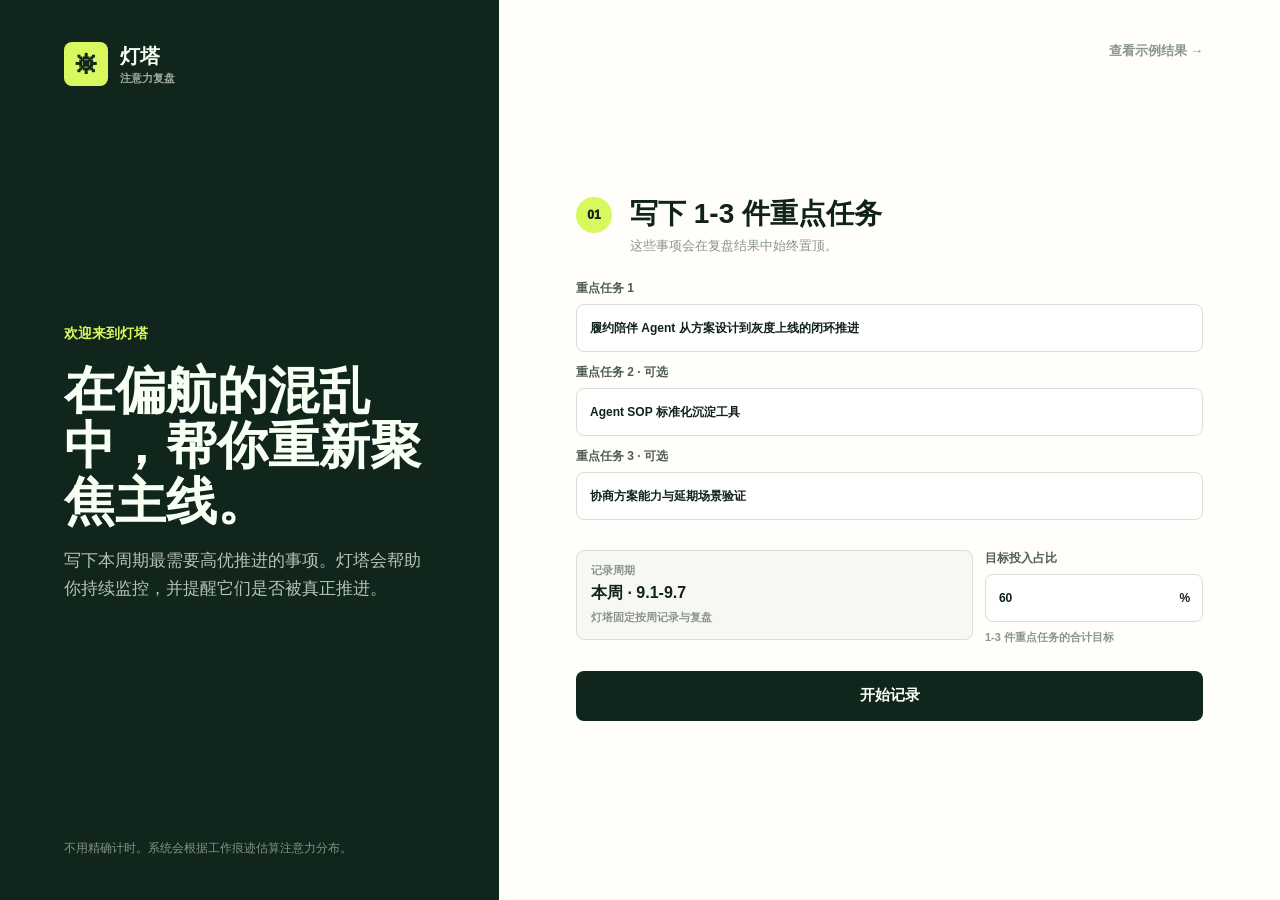
<file: index.html>
<!doctype html>
<html lang="zh-CN">
  <head>
    <meta charset="utf-8" />
    <meta name="viewport" content="width=device-width, initial-scale=1" />
    <title>灯塔 · 注意力复盘</title>
    <link rel="stylesheet" href="./styles.css" />
  </head>
  <body>
    <section class="onboarding-screen" id="onboardingScreen" aria-labelledby="onboardingTitle">
      <div class="onboarding-intro">
        <a class="onboarding-brand" href="./index.html" aria-label="灯塔首页">
          <span class="brand-mark" aria-hidden="true">⛯</span>
          <span class="onboarding-brand-copy">
            <strong>灯塔</strong>
            <em>注意力复盘</em>
          </span>
        </a>
        <div class="onboarding-message">
          <p class="kicker">欢迎来到灯塔</p>
          <h1 id="onboardingTitle">在偏航的混乱中，帮你重新聚焦主线。</h1>
          <p>写下本周期最需要高优推进的事项。灯塔会帮助你持续监控，并提醒它们是否被真正推进。</p>
        </div>
        <p class="onboarding-note">不用精确计时。系统会根据工作痕迹估算注意力分布。</p>
      </div>

      <div class="onboarding-setup">
        <button class="onboarding-skip" id="skipOnboarding" type="button">查看示例结果 →</button>
        <form class="setup-form" id="lighthouseSetupForm">
          <div class="setup-heading">
            <span>01</span>
            <div>
              <h2>写下 1-3 件重点任务</h2>
              <p>这些事项会在复盘结果中始终置顶。</p>
            </div>
          </div>

          <div class="setup-task-list">
            <label>
              <span>重点任务 1</span>
              <input id="goalInput" type="text" value="履约陪伴 Agent 从方案设计到灰度上线的闭环推进" required />
            </label>
            <label>
              <span>重点任务 2 · 可选</span>
              <input id="goalInput2" type="text" value="Agent SOP 标准化沉淀工具" />
            </label>
            <label>
              <span>重点任务 3 · 可选</span>
              <input id="goalInput3" type="text" value="协商方案能力与延期场景验证" />
            </label>
          </div>

          <div class="setup-row">
            <div class="setup-week">
              <span>记录周期</span>
              <strong>本周 · 9.1-9.7</strong>
              <small>灯塔固定按周记录与复盘</small>
            </div>
            <label class="setup-target-field">
              <span>目标投入占比</span>
              <span class="setup-percent-input">
                <input id="targetFocus" type="number" min="30" max="90" step="5" value="60" aria-describedby="setupTargetHelp" />
                <b aria-hidden="true">%</b>
              </span>
              <small id="setupTargetHelp">1-3 件重点任务的合计目标</small>
            </label>
          </div>

          <button class="setup-submit" type="submit">开始记录</button>
        </form>
      </div>
    </section>

    <main class="app-shell" id="dashboardView" aria-label="灯塔注意力复盘产品网页" hidden>
      <section class="workspace" aria-label="灯塔工作台">
        <header class="topbar">
          <div class="topbar-left">
            <a class="brand-block" href="./index.html" aria-label="灯塔首页">
              <span class="brand-mark" aria-hidden="true">⛯</span>
              <span>
                <strong>灯塔</strong>
                <em>注意力复盘</em>
              </span>
            </a>
            <button
              class="history-trigger"
              id="openHistory"
              type="button"
              aria-controls="historyDrawer"
              aria-expanded="false"
            >
              <span aria-hidden="true">◷</span>
              历史复盘
            </button>
          </div>
          <nav class="top-links" aria-label="页面切换">
            <a href="./presentation.html">陈述页</a>
            <a href="./robot.html">机器人 mock</a>
          </nav>
        </header>

        <button class="history-backdrop" id="historyBackdrop" type="button" aria-label="关闭历史复盘" hidden></button>
        <aside class="history-drawer" id="historyDrawer" aria-labelledby="historyTitle" aria-hidden="true">
          <header class="history-drawer-header">
            <div>
              <p class="section-label">历史复盘</p>
              <h2 id="historyTitle">每一周，主线占了多少？</h2>
            </div>
            <button class="drawer-icon-button" id="closeHistory" type="button" aria-label="关闭历史复盘">×</button>
          </header>

          <section class="history-directory" id="historyDirectory" aria-label="历史周期目录">
            <div class="history-directory-meta">
              <span>按周查看</span>
              <small>目标投入每周独立设定</small>
            </div>
            <div class="history-week-list">
              <button class="history-week active incomplete" type="button" data-history-week="current">
                <span class="history-week-heading"><strong>本周 · 9.1-9.7</strong><em id="historyCurrentMeta">3 个重点任务 · 目标 60%</em></span>
                <span class="history-progress"><i><b style="width: 40%"></b></i><strong>40%</strong></span>
                <small id="historyCurrentGap">距目标 20%</small>
              </button>
              <button class="history-week incomplete" type="button" data-history-week="w9">
                <span class="history-week-heading"><strong>8.25-8.31</strong><em>3 个重点任务 · 目标 55%</em></span>
                <span class="history-progress"><i><b style="width: 48%"></b></i><strong>48%</strong></span>
                <small>距目标 7%</small>
              </button>
              <button class="history-week incomplete" type="button" data-history-week="w8">
                <span class="history-week-heading"><strong>8.18-8.24</strong><em>2 个重点任务 · 目标 50%</em></span>
                <span class="history-progress"><i><b style="width: 41%"></b></i><strong>41%</strong></span>
                <small>距目标 9%</small>
              </button>
              <button class="history-week incomplete" type="button" data-history-week="w7">
                <span class="history-week-heading"><strong>8.11-8.17</strong><em>3 个重点任务 · 目标 60%</em></span>
                <span class="history-progress"><i><b style="width: 34%"></b></i><strong>34%</strong></span>
                <small>距目标 26%</small>
              </button>
              <button class="history-week completed" type="button" data-history-week="w6">
                <span class="history-week-heading"><strong>8.4-8.10</strong><em>2 个重点任务 · 目标 60%</em></span>
                <span class="history-progress"><i><b style="width: 64%"></b></i><strong>64%</strong></span>
                <small>超过目标 4%</small>
              </button>
            </div>
          </section>

          <section class="history-detail" id="historyDetail" aria-label="周期复盘详情" hidden>
            <button class="history-back-button" id="historyBack" type="button">← 返回周期目录</button>
            <div class="history-detail-heading">
              <div>
                <p class="section-label" id="historyDetailPeriod">本周 · 9.1-9.7</p>
                <h3 id="historyDetailConclusion">重点任务投入 40%，距目标还差 20%。</h3>
              </div>
              <div class="history-detail-score">
                <strong id="historyDetailPercent">40%</strong>
                <small id="historyDetailTarget">目标 60%</small>
              </div>
            </div>

            <section class="history-detail-section" aria-labelledby="historyTasksTitle">
              <h4 id="historyTasksTitle">当周重点任务</h4>
              <ol id="historyTaskList"></ol>
            </section>

            <section class="history-detail-section" aria-labelledby="historyDailyTitle">
              <h4 id="historyDailyTitle">每天的投入与任务量</h4>
              <div class="history-daily-table" id="historyDailyTable"></div>
            </section>

            <section class="history-detail-section history-summary" aria-labelledby="historySummaryTitle">
              <h4 id="historySummaryTitle">周总结</h4>
              <p id="historySummary"></p>
            </section>

            <section class="history-detail-section history-review" aria-labelledby="historyReviewTitle">
              <h4 id="historyReviewTitle">复盘记录</h4>
              <p id="historyReview"></p>
            </section>
          </section>
        </aside>

        <div class="tab-bar" role="tablist" aria-label="灯塔内容">
          <button class="tab-button active" type="button" role="tab" aria-selected="true" aria-controls="todayPanel" data-tab="today">
            今日事情
          </button>
          <button class="tab-button" type="button" role="tab" aria-selected="false" aria-controls="growthPanel" data-tab="growth">
            成长
          </button>
        </div>

        <section class="control-tabs" aria-label="灯塔平台">
          <section class="tab-panel active" id="todayPanel" role="tabpanel" aria-label="今日事情">
            <section class="current-plan" id="goalSetup" aria-label="本周置顶任务">
              <div class="current-plan-heading">
                <h2 id="currentPeriodLabel">9月1日 - 9月7日的高优任务</h2>
                <p class="current-plan-target">目标投入 <strong id="currentTargetLabel">60%</strong></p>
              </div>
              <div class="current-plan-tasks">
                <p><span>3 个置顶任务</span></p>
                <ol class="current-plan-list">
                  <li id="goalTitle">履约陪伴 Agent 从方案设计到灰度上线的闭环推进</li>
                  <li id="goalTitle2">Agent SOP 标准化沉淀工具</li>
                  <li id="goalTitle3">协商方案能力与延期场景验证</li>
                </ol>
              </div>
              <div class="current-plan-actions">
                <button id="editSetup" type="button">任务更改</button>
              </div>
            </section>

            <section class="allocation-stage" aria-label="时间精力分布">
              <div class="allocation-header">
                <div class="numbered-section-title">
                  <span>01</span>
                  <h2>本阶段精力分布</h2>
                </div>
                <p class="formula-note">
                  公式：f(日程/会议时长、文档编辑活跃度、企微主动消息、AI 对话轮次与 token、待办完成)；这是估算，不做精确计时。
                </p>
              </div>

              <div class="allocation-layout" id="reviewResults">
                <div class="allocation-list" role="list" aria-label="按比重排序的任务类型">
                  <article class="allocation-row active is-pinned" role="listitem">
                    <span class="rank is-pinned">置顶</span>
                    <div class="allocation-copy">
                      <strong>重点任务：履约陪伴 Agent 主线</strong>
                      <em>方案设计、工作流编排、工程对齐、灰度上线与问题排查</em>
                      <i class="bar"><b style="width: 40%"></b></i>
                    </div>
                    <span class="percent">40%</span>
                  </article>

                  <article class="allocation-row" role="listitem">
                    <span class="rank">02</span>
                    <div class="allocation-copy">
                      <strong>协商方案能力与延期场景</strong>
                      <em>延期能力提需、多方案通知卡片、资格校验规则、金额调整场景</em>
                      <i class="bar"><b style="width: 18%"></b></i>
                    </div>
                    <span class="percent">18%</span>
                  </article>

                  <article class="allocation-row" role="listitem">
                    <span class="rank">03</span>
                    <div class="allocation-copy">
                      <strong>Agent SOP 标准化与效率 skill</strong>
                      <em>自然语言生成流程图、可编辑校验、版本溯源、Word 转 HTML</em>
                      <i class="bar"><b style="width: 16%"></b></i>
                    </div>
                    <span class="percent">16%</span>
                  </article>

                  <article class="allocation-row" role="listitem">
                    <span class="rank">04</span>
                    <div class="allocation-copy">
                      <strong>线上 case 回流与 L2/L3 评测</strong>
                      <em>好坏 case 出口、bad case 修复、评测分层、红线规则沉淀</em>
                      <i class="bar"><b style="width: 12%"></b></i>
                    </div>
                    <span class="percent">12%</span>
                  </article>

                  <article class="allocation-row" role="listitem">
                    <span class="rank">05</span>
                    <div class="allocation-copy">
                      <strong>IVR 语音提醒与多渠道触达</strong>
                      <em>到期提醒、外呼合作、字段队列映射、关怀口吻话术</em>
                      <i class="bar"><b style="width: 8%"></b></i>
                    </div>
                    <span class="percent">8%</span>
                  </article>

                  <article class="allocation-row" role="listitem">
                    <span class="rank">06</span>
                    <div class="allocation-copy">
                      <strong>汇报材料与跨团队对齐</strong>
                      <em>项目汇报、设计提需、研发联调、客服与模型侧对齐</em>
                      <i class="bar"><b style="width: 6%"></b></i>
                    </div>
                    <span class="percent">6%</span>
                  </article>
                </div>
              </div>
            </section>

            <section class="action-plan" aria-label="注意力分配诊断">
              <div class="section-heading">
                <div class="numbered-section-title">
                  <span>02</span>
                  <h2>注意力分配诊断</h2>
                </div>
              </div>

              <section class="diagnosis-section" aria-labelledby="diagnosisPrinciples">
                <header>
                  <span>01</span>
                  <div><h3 id="diagnosisPrinciples">诊断原则</h3><p>四层注意力分析框架</p></div>
                </header>
                <div class="principle-cards" aria-label="四层注意力分析框架">
                  <article>
                    <span>第一层 · 投向</span>
                    <h4>重点任务获得了多少投入？</h4>
                    <p>判断实际投入是否与任务优先级相匹配，识别紧急但不重要事项的过度占用。</p>
                    <em>理论参照：艾森豪威尔矩阵</em>
                  </article>
                  <article>
                    <span>第二层 · 专注</span>
                    <h4>高质量时间用在了哪里？</h4>
                    <p>观察黄金时段是否形成连续推进，判断消息与切换造成的注意力残留。</p>
                    <em>理论参照：深度工作</em>
                  </article>
                  <article>
                    <span>第三层 · 归属</span>
                    <h4>这些投入必须由我承担吗？</h4>
                    <p>区分本人判断、可转交执行与可工具化环节，校准个人责任边界。</p>
                    <em>理论参照：比较优势与授权原则</em>
                  </article>
                  <article>
                    <span>第四层 · 成长</span>
                    <h4>同类问题正在减少吗？</h4>
                    <p>追踪重复劳动和返工是否下降，确认一次校准是否沉淀为稳定方法。</p>
                    <em>理论参照：刻意练习与学习曲线</em>
                  </article>
                </div>
              </section>

              <section class="diagnosis-section" aria-labelledby="diagnosisProblems">
                <header>
                  <span>02</span>
                  <div><h3 id="diagnosisProblems">存在问题</h3><p>本周识别到四项注意力偏差</p></div>
                </header>
                <div class="problem-analysis">
                  <article><span>投向</span><div><strong>主线投入低于目标</strong><p>履约陪伴 Agent 主线实际投入 40%，比本周目标低 20%；协商方案与 SOP 共占 34%，成为主要分流。</p></div></article>
                  <article><span>专注</span><div><strong>连续推进窗口被支线穿插</strong><p>case 回流、触达与跨团队对齐共占 26%，且多依赖异步消息，主线推进容易在工作日内被多次切开。</p></div></article>
                  <article><span>归属</span><div><strong>低判断成本工作仍由本人承接</strong><p>case 初筛、字段核对和材料同步仍占据个人注意力，成功标准与异常兜底尚未和执行工作分离。</p></div></article>
                  <article><span>成长</span><div><strong>重复支线尚未完全沉淀</strong><p>SOP、协商边界和评测规则已有积累，但还没有形成统一入口，类似问题仍会重复触发沟通与确认。</p></div></article>
                </div>
              </section>

              <section class="diagnosis-section" aria-labelledby="diagnosisSolutions">
                <header>
                  <span>03</span>
                  <div><h3 id="diagnosisSolutions">我们的解法</h3><p>基于本周工作痕迹生成的具体调整方案</p></div>
                </header>
                <div class="detailed-solutions">
                  <article>
                    <header><span>建议一</span><h4>把上午 9:00-11:30 设为主线深度工作块</h4></header>
                    <p class="solution-reason"><strong>为什么：</strong>本周观察到下午会议和协作对齐更密集，而上午几乎没有固定会议。上午这段没有强制打扰的时间，最适合留给灰度归因、策略判断、关键材料撰写这类需要长期专注的主线任务。</p>
                    <div class="solution-steps"><strong>操作方案</strong><ul><li>上午关闭协商、case 回流和跨团队群的普通通知，只保留履约陪伴 Agent 主线群。</li><li>9:00 用 10 分钟浏览消息并做标记，不立即展开处理；需要回复的统一移入下午窗口。</li><li>灰度问题归因、策略判断和关键材料撰写固定在这一时段，临时会议不占用该窗口。</li></ul></div>
                    <p class="solution-outcome">预期变化：先保证主线连续推进，再处理支线，逐步补回 20% 的投入差口。</p>
                  </article>
                  <article>
                    <header><span>建议二</span><h4>为穿插任务建立 16:00-17:00 的固定缓冲区</h4></header>
                    <p class="solution-reason"><strong>为什么：</strong>协商、IVR 触达、case 与跨团队对齐都必须处理，但多数不要求即时响应；随机出现会不断制造注意力切换。</p>
                    <div class="solution-steps"><strong>操作方案</strong><ul><li>将延期卡片、外呼合作、字段队列、普通 case 和材料同步统一引导到该时段。</li><li>在协作群明确响应规则：普通事项进入缓冲区，阻塞交付的事项通过 @ 或电话升级。</li><li>同类任务一次批量处理并集中回复，避免全天反复进入同一上下文。</li></ul></div>
                    <p class="solution-outcome">预期变化：必要支线仍被完成，但主线不再因每条消息重复中断。</p>
                  </article>
                  <article>
                    <header><span>建议三</span><h4>把重复核对工作拆成“首次把关 + 后续转交”</h4></header>
                    <p class="solution-reason"><strong>为什么：</strong>case 初筛、字段核对、材料整理的判断成本较低，却持续占用个人精力；这些任务已经具备被标准化承接的条件。</p>
                    <div class="solution-steps"><strong>操作方案</strong><ul><li>本人只负责首次定义成功标准、异常类型和红线规则，形成一页检查清单。</li><li>后续常规核对交给协作者或机器人；只有异常项、边界项和关键策略回到本人。</li><li>将协商边界、SOP 生成模板与 L2/L3 评测规则放进统一入口，每次只补新增边界。</li></ul></div>
                    <p class="solution-outcome">预期变化：从“每次亲自做”转为“建立机制并处理异常”，减少重复投入和返工。</p>
                  </article>
                </div>
              </section>
            </section>
          </section>

          <section class="tab-panel growth-panel" id="growthPanel" role="tabpanel" aria-label="成长" hidden>
            <section class="growth-trend" aria-labelledby="growthTrendTitle">
              <header class="growth-section-heading">
                <div><span>01</span><h2 id="growthTrendTitle">重点任务投入占比曲线</h2></div>
                <p>从开始使用灯塔至今，实际投入与每周设定标准的关系。</p>
              </header>
              <div class="growth-chart-wrap">
                <div class="growth-chart-legend" aria-label="图例">
                  <span class="actual">实际占比</span>
                  <span class="standard">设定标准</span>
                  <span class="below">低于标准</span>
                  <span class="above">高于标准</span>
                </div>
                <svg class="growth-chart" viewBox="0 0 900 360" role="img" aria-labelledby="growthChartTitle growthChartDesc">
                  <title id="growthChartTitle">重点任务实际投入与设定标准曲线</title>
                  <desc id="growthChartDesc">8月4日至9月7日共五周。第一周实际投入高于标准，之后四周低于标准。</desc>
                  <g class="chart-grid">
                    <line x1="72" y1="42" x2="850" y2="42"></line>
                    <line x1="72" y1="102" x2="850" y2="102"></line>
                    <line x1="72" y1="162" x2="850" y2="162"></line>
                    <line x1="72" y1="222" x2="850" y2="222"></line>
                    <line x1="72" y1="282" x2="850" y2="282"></line>
                  </g>
                  <g class="chart-y-labels">
                    <text x="28" y="47">80%</text><text x="28" y="107">60%</text><text x="28" y="167">40%</text><text x="28" y="227">20%</text><text x="40" y="287">0</text>
                  </g>
                  <polygon class="chart-area-above" points="78,90 104,102 78,102"></polygon>
                  <polygon class="chart-area-below" points="104,102 272,180 466,159 660,138 844,162 844,102 660,117 466,132 272,102"></polygon>
                  <path class="chart-standard-line" d="M78 102 L272 102 L466 132 L660 117 L844 102"></path>
                  <path class="chart-actual-line" d="M78 90 L272 180 L466 159 L660 138 L844 162"></path>
                  <g class="chart-standard-dots">
                    <circle cx="78" cy="102" r="5"></circle><circle cx="272" cy="102" r="5"></circle><circle cx="466" cy="132" r="5"></circle><circle cx="660" cy="117" r="5"></circle><circle cx="844" cy="102" r="5"></circle>
                  </g>
                  <g class="chart-actual-dots">
                    <circle cx="78" cy="90" r="6"></circle><circle cx="272" cy="180" r="6"></circle><circle cx="466" cy="159" r="6"></circle><circle cx="660" cy="138" r="6"></circle><circle cx="844" cy="162" r="6"></circle>
                  </g>
                  <g class="chart-values">
                    <text x="78" y="76">64%</text><text x="272" y="200">34%</text><text x="466" y="179">41%</text><text x="660" y="158">48%</text><text x="844" y="182">40%</text>
                  </g>
                  <g class="chart-x-labels">
                    <text x="78" y="326">8.4-8.10</text><text x="272" y="326">8.11-8.17</text><text x="466" y="326">8.18-8.24</text><text x="660" y="326">8.25-8.31</text><text x="844" y="326">9.1-9.7</text>
                  </g>
                </svg>
              </div>
            </section>

            <section class="growth-review" aria-labelledby="growthReviewTitle">
              <header class="growth-section-heading">
                <div><span>02</span><h2 id="growthReviewTitle">我的评价</h2></div>
                <p>判断依据：投向、专注、归属、成长。</p>
              </header>
              <div class="growth-review-grid">
                <article class="growth-review-good">
                  <header><span>做得好的</span><strong>之前发现的缺口，已经出现改善证据</strong></header>
                  <ul>
                    <li><b>归属</b><div><strong>重复核对开始转交</strong><p>case 初筛、字段核对已形成检查清单，常规执行逐步交给协作者，个人只处理异常项。</p></div></li>
                    <li><b>成长</b><div><strong>方法开始沉淀复用</strong><p>协商边界与 Agent SOP 已整理成策略清单和模板，同类问题不再每次从零讨论。</p></div></li>
                  </ul>
                </article>
                <article class="growth-review-bad">
                  <header><span>做得不好的</span><strong>之前识别的缺口，仍然持续存在</strong></header>
                  <ul>
                    <li><b>投向</b><div><strong>重点任务投入仍低于标准</strong><p>本周实际投入 40%，低于设定标准 60%；协商、SOP 与跨团队事项仍在持续分流。</p></div></li>
                    <li><b>专注</b><div><strong>主线启动变早，但还不稳定</strong><p>上午已经出现主线推进记录，但仍会被群消息切开，尚未形成稳定的连续工作块。</p></div></li>
                  </ul>
                  <p class="growth-next-step"><strong>下一轮校准：</strong>工作日上午 9:20 提醒，追踪是否在 10:30 前启动重点任务。</p>
                </article>
              </div>
            </section>
          </section>
        </section>
      </section>
    </main>

    <script src="./app.js"></script>
  </body>
</html>
</file>
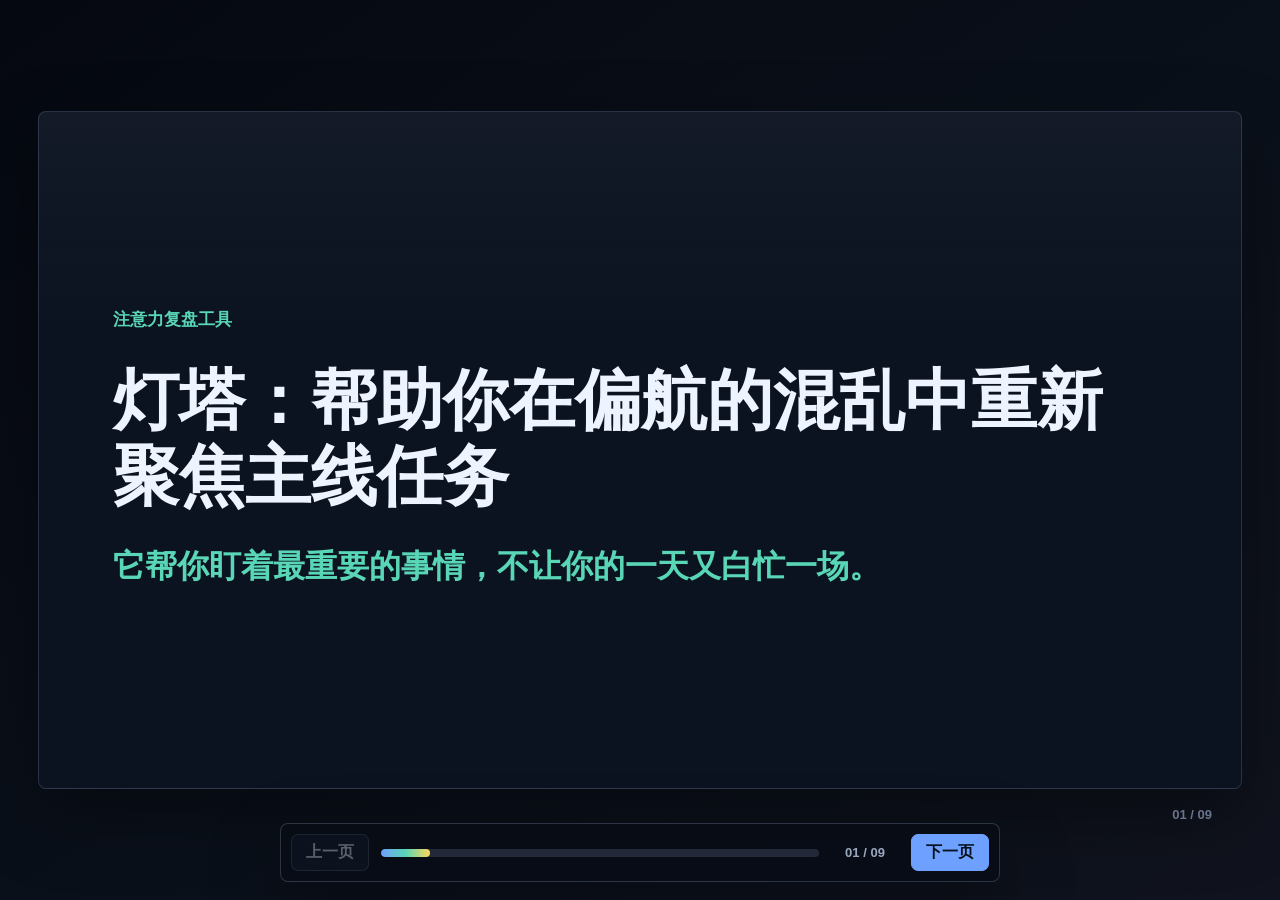
<file: presentation.html>
<!doctype html>
<html lang="zh-CN">
  <head>
    <meta charset="utf-8" />
    <meta name="viewport" content="width=device-width, initial-scale=1" />
    <title>灯塔 · 陈述页</title>
    <link rel="stylesheet" href="./presentation.css" />
  </head>
  <body>
    <main class="deck" aria-label="灯塔陈述页">
      <nav class="deck-nav" aria-label="陈述页导航">
        <button class="nav-button" id="prevSlide" type="button">上一页</button>
        <div class="progress-track" aria-hidden="true">
          <span id="progressBar"></span>
        </div>
        <span id="pageIndicator">01 / 09</span>
        <button class="nav-button primary" id="nextSlide" type="button">下一页</button>
      </nav>

      <section class="slide active cover-slide" data-title="开场">
        <div class="slide-card hero-card">
          <p class="deck-label">注意力复盘工具</p>
          <h1 class="cover-title">灯塔：帮助你在偏航的混乱中重新聚焦主线任务</h1>
          <p class="cover-subtitle">它帮你盯着最重要的事情，不让你的一天又白忙一场。</p>
        </div>
        <footer class="page-footer">01 / 09</footer>
      </section>

      <section class="slide thesis-slide" data-title="注意力">
        <div class="slide-card">
          <p class="question-hook">职场新人真实的一天</p>
          <div class="dilemma-layout">
            <article class="priority-card">
              <span>原本想做</span>
              <h3>把履约陪伴的流程图画完</h3>
              <p>早上打开电脑时，我很清楚：今天最该高优推进的，就是这件主线任务。</p>
            </article>
            <article class="interruption-card">
              <span>从早上九点开始</span>
              <p class="story-intro">事情一件件挤进视野里：</p>
              <ul class="interruption-list">
                <li>群里 @ 我核对数据</li>
                <li>研发喊我确认边界情况</li>
                <li>临时修改周五汇报 PPT</li>
                <li>新同学来请教我问题</li>
                <li>合作团队和电催团队找我要预估的进线数据</li>
                <li>客服团队找我要新政策的说明文档</li>
                <li>另一个需求的会议需要我参与</li>
                <li class="more-item">……</li>
              </ul>
              <p class="story-outro">等我回过神，天已经黑了。忙了一整天，但流程图还没有真正推进。</p>
            </article>
          </div>
        </div>
        <footer class="page-footer">02 / 09</footer>
      </section>

      <section class="slide truth-slide" data-title="注意力真相">
        <div class="slide-card">
          <article class="truth-copy">
            <p class="deck-label">这件事背后的真相</p>
            <h2>你的注意力在哪里，结果就在哪里。</h2>
            <p>忙碌本身不等于结果，一天的价值不看你做多少事，而是看你最重要、最高优的事情做了多少。</p>
            <p class="mistake-line">职场新人最容易犯的错，就是把注意力给了那些看起来紧急、其实不重要的杂事。</p>
          </article>
        </div>
        <footer class="page-footer">03 / 09</footer>
      </section>

      <section class="slide" data-title="混乱中的表现">
        <div class="slide-card">
          <div class="two-columns phenomenon-grid">
            <article>
              <span>01</span>
              <h3>有主要目标，但忙着忙着就忘掉了</h3>
              <p>一直在响应挤进视野里的其他内容，它们不断把注意力从主线任务上移走。</p>
            </article>
            <article>
              <span>02</span>
              <h3>晚上复盘时发现跑偏了，但不知道偏了多少、怎么偏的</h3>
              <p>很难说清时间具体花在了哪件事情上；白天处理的事情看起来都很小，但加在一起却让我无法处理主线任务。</p>
            </article>
          </div>
          <p class="bottom-line">所以真正缺的不是再努力一点，而是能看见分流、及时拉回、晚上复盘的外部系统。</p>
        </div>
        <footer class="page-footer">04 / 09</footer>
      </section>

      <section class="slide comparison-slide" data-title="成因分析">
        <div class="slide-card">
          <p class="question-hook">为什么职场新人容易出现这种问题？</p>
          <h2>因为学生时代的输入很简单，工作场景的复杂度陡升，需要多线并行。</h2>
          <div class="comparison-table">
            <div class="table-head">维度</div>
            <div class="table-head">学生时代</div>
            <div class="table-head">职场</div>
            <div>任务结构</div>
            <div>范围清晰的题目</div>
            <div>问题通常模糊，需要先找清晰的问题，再拆任务、排优先级、协调人、跟进变化。</div>
            <div>节奏来源</div>
            <div>跟着作业、考试走</div>
            <div>跟着用户需求、项目节点、上级安排、团队依赖、突发情况走。</div>
            <div>完成标准</div>
            <div>标准答案</div>
            <div>追求解决问题和复用性，要求下一步能推进，风险能处理，事情有闭环。</div>
            <div>能力要求</div>
            <div>会做题，考试分数达标</div>
            <div>会判断重点，会沟通对齐，会推动进度，会协调资源，会承担结果。</div>
          </div>
          <p class="ai-note">AI 让这个问题更明显：产出速度变快，最短工期被压缩，消息、文档、版本和反馈都更容易把注意力切碎。</p>
        </div>
        <footer class="page-footer">05 / 09</footer>
      </section>

      <section class="slide break-slide" data-title="如何破局">
        <div class="slide-card">
          <p class="deck-label">解决方案 · 先说别人为什么失败</p>
          <h2>那么如何破局？</h2>
          <p class="question-hook">市面上几百个专注工具，为什么救不了新人？</p>
          <div class="failure-list">
            <article>
              <h3>番茄钟 / 专注 App</h3>
              <p>帮你计时 25 分钟，却不告诉你该专注的到底是不是“对的那件事”。</p>
            </article>
            <article>
              <h3>Todo 清单 / 任务管理</h3>
              <p>帮你把事记下来，可一堆任务里哪个最重要，还是得你自己判断。它没法帮上真正的忙。</p>
            </article>
            <article>
              <h3>它们共同的问题</h3>
              <p><strong>都要你主动录入、主动打卡、主动复盘。</strong>结果，“管理注意力”这件事，反而变成了又一个消耗注意力的新任务。</p>
            </article>
          </div>
        </div>
        <footer class="page-footer">06 / 09</footer>
      </section>

      <section class="slide companion-slide" data-title="产品定位">
        <div class="slide-card">
          <p class="deck-label">灯塔的核心产品定位</p>
          <h2>它的陪伴，发生在事中和事后。</h2>
          <div class="companion-grid">
            <article>
              <span>01</span>
              <h3>事中轻度提醒</h3>
              <p>平时几乎隐身。只有当你连续被支线牵走、快要忘掉主线时，它轻轻拍一下，帮你意识到注意力正在被移走。</p>
            </article>
            <article>
              <span>02</span>
              <h3>事后重头戏</h3>
              <p>一天结束时陪你清醒地复盘，把工作痕迹整理成分流结果，再带着你做四层追问。</p>
              <p class="question-chain">该不该做 → 要不要现在做 → 是不是该我做 → 怎么做更好</p>
            </article>
          </div>
          <p class="bottom-line">它不增加任何负担，因为该判断的事，都放在你最清醒的时候。</p>
        </div>
        <footer class="page-footer">07 / 09</footer>
      </section>

      <section class="slide growth-model-slide" data-title="成长机制">
        <div class="slide-card">
          <p class="deck-label">它怎么帮助你成长</p>
          <h2>成长不是多看一份建议，而是慢慢建立更好的判断逻辑。</h2>
          <div class="growth-model">
            <article>
              <span>01</span>
              <h3>给你一套思考模型</h3>
              <p>每次复盘都沿着四层追问走：先判断值不值得投入，再判断时机、归属和做法。</p>
            </article>
            <article>
              <span>02</span>
              <h3>把判断变成下一次行动</h3>
              <p>复盘不止停在“我跑偏了”，而是沉淀成下一轮校准动作，比如保护上午主线窗口、把支线收进固定缓冲区。</p>
            </article>
            <article>
              <span>03</span>
              <h3>长期反哺工作习惯</h3>
              <p>多轮复盘后，系统会记录哪些行动真的让主线占比变高，让用户逐渐内化自己的注意力管理方式。</p>
            </article>
          </div>
          <p class="bottom-line">它陪伴的终点，不是替你判断，而是让你下一次更会判断。</p>
        </div>
        <footer class="page-footer">08 / 09</footer>
      </section>

      <section class="slide workflow-slide" data-title="工作流">
        <div class="slide-card">
          <p class="question-hook">它长什么样？</p>
          <h2>从周期目标，到工作痕迹，再到复盘和成长。</h2>
          <div class="loop-flow">
            <article>
              <strong>01</strong>
              <h3>录入周期性目标</h3>
              <p>写下今天或本周需要高优推进的主线。</p>
            </article>
            <article>
              <strong>02</strong>
              <h3>抓取工作痕迹</h3>
              <p>聚合会议、文档、企微、AI 对话等信号。</p>
            </article>
            <article>
              <strong>03</strong>
              <h3>跑偏时提醒</h3>
              <p>在主线被连续挤掉时低频拉回。</p>
            </article>
            <article>
              <strong>04</strong>
              <h3>生成复盘建议</h3>
              <p>看占比、看分流原因，形成校准动作。</p>
            </article>
            <article>
              <strong>05</strong>
              <h3>长期沉淀成长</h3>
              <p>多轮复盘后，看见工作习惯是否改善。</p>
            </article>
          </div>
          <div class="demo-links final-links">
            <a href="./index.html" target="_blank" rel="noreferrer">进入网页 Demo</a>
            <a href="./robot.html" target="_blank" rel="noreferrer">查看机器人 Mock</a>
          </div>
        </div>
        <footer class="page-footer">09 / 09</footer>
      </section>
    </main>

    <script src="./presentation.js"></script>
  </body>
</html>
</file>
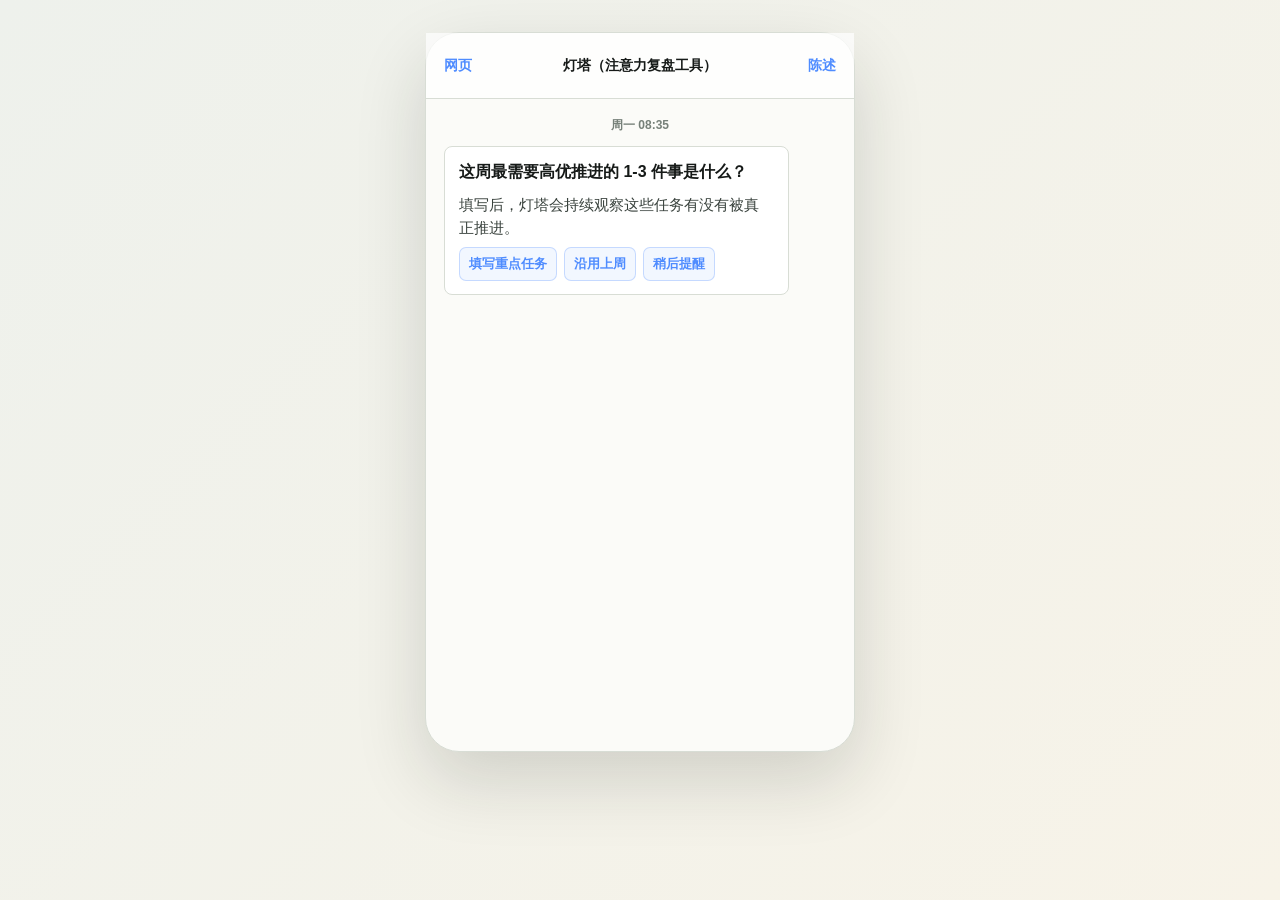
<file: robot.html>
<!doctype html>
<html lang="zh-CN">
  <head>
    <meta charset="utf-8" />
    <meta name="viewport" content="width=device-width, initial-scale=1" />
    <title>灯塔（注意力复盘工具）· 企微/飞书机器人 Mock</title>
    <link rel="stylesheet" href="./robot.css" />
  </head>
  <body>
    <main class="robot-shell" aria-label="灯塔注意力复盘机器人 mock">
      <section class="phone-frame" aria-label="机器人对话">
        <header class="phone-header">
          <a href="./index.html" aria-label="返回产品网页">网页</a>
          <span>灯塔（注意力复盘工具）</span>
          <a href="./presentation.html" aria-label="打开陈述页">陈述</a>
        </header>

        <section class="chat-day">
          <p class="time-label">周一 08:35</p>
          <article class="bubble bot" id="taskPrompt">
            <strong>这周最需要高优推进的 1-3 件事是什么？</strong>
            <p>填写后，灯塔会持续观察这些任务有没有被真正推进。</p>
            <div class="quick-actions">
              <button type="button" data-task-action="fill">填写重点任务</button>
              <button type="button" data-task-action="reuse">沿用上周</button>
              <button type="button" data-task-action="later">稍后提醒</button>
            </div>
          </article>
          <form class="task-composer" id="taskComposer" hidden>
            <label><span>重点任务 1</span><input name="task1" value="履约陪伴 Agent 灰度上线闭环" required /></label>
            <label><span>重点任务 2</span><input name="task2" value="Agent SOP 标准化工具" /></label>
            <label><span>重点任务 3</span><input name="task3" value="协商方案延期能力" /></label>
            <button type="submit">发送</button>
          </form>
          <article class="bubble user" id="taskReply" hidden></article>
          <article class="bubble bot" id="taskConfirmed" hidden>已记录。本周网页会优先展示这 3 项任务的投入占比和分流原因。</article>
        </section>

        <section class="chat-day" id="middayStep" hidden>
          <p class="time-label">周一 12:10</p>
          <article class="bubble bot attention">
            <strong>中午提醒：观察到你重点任务外的一项“8月数据收集”任务，推进明显高于重点任务。</strong>
            <p>请问这项协作是否是支撑重点任务的必要协作？</p>
            <div class="quick-actions">
              <button type="button" data-midday-action="accept">接受提醒</button>
              <button type="button" data-midday-action="necessary">标记为必要协作</button>
            </div>
          </article>
          <article class="bubble user" id="middayReply" hidden></article>
          <article class="bubble bot" id="middayConfirmed" hidden></article>
        </section>

        <section class="chat-day" id="reviewStep" hidden>
          <p class="time-label">周二 08:50</p>
          <article class="bubble bot summary">
            <strong>本周复盘已生成，请确认记录是否准确。</strong>
            <p>重点任务投入约 40%，低于你设置的 60%。主要分流来自协商方案、SOP 工具、case 回流与触达对齐。</p>
            <div class="quick-actions">
              <button type="button" id="confirmReview">内容没问题</button>
            </div>
          </article>
          <article class="bubble user" id="reviewReply" hidden>内容没问题。</article>
          <article class="bubble bot quiet" id="reviewHandoff" hidden>
            <strong>复盘记录已确认。</strong>
            <a class="review-link" href="./index.html#reviewResults">打开网页查看完整复盘记录和建议</a>
          </article>
        </section>
      </section>
    </main>
    <script src="./robot.js"></script>
  </body>
</html>
</file>
<file: styles.css>
:root {
  color-scheme: light;
  --bg: #f3f3ee;
  --paper: #fffefa;
  --panel: #f8f8f3;
  --ink: #10231b;
  --text: #4f5d56;
  --muted: #8a958f;
  --line: #dcddd5;
  --deep: #10251c;
  --deep-2: #183427;
  --lime: #d8f85d;
  --mint: #73d9bd;
  --blue: #486df0;
  --blue-soft: #e7ebff;
  --gold: #ffd95b;
  --pink-soft: #fff1f3;
  --pink-line: #efcbd1;
  --green-soft: #edf8f1;
  --green-line: #bfe1cb;
  --shadow: 0 22px 60px rgba(28, 35, 31, 0.12);
  --soft-shadow: 0 8px 24px rgba(28, 35, 31, 0.08);
}

* {
  box-sizing: border-box;
}

[hidden] {
  display: none !important;
}

html,
body {
  width: 100%;
  min-height: 100%;
  margin: 0;
  background: var(--bg);
  color: var(--ink);
  font-family: -apple-system, BlinkMacSystemFont, "Segoe UI", "PingFang SC", "Hiragino Sans GB", "Microsoft YaHei", sans-serif;
  letter-spacing: 0;
}

button,
input,
select,
a {
  font: inherit;
}

button {
  border: 0;
}

a {
  color: inherit;
}

h1,
h2,
h3,
p,
strong,
em,
span,
a,
button,
small {
  margin-top: 0;
  overflow-wrap: anywhere;
}

h1,
h2,
h3,
p {
  margin-bottom: 0;
}

h1 {
  max-width: 820px;
  color: var(--ink);
  font-family: "Songti SC", "STSong", "Noto Serif CJK SC", Georgia, serif;
  font-size: clamp(36px, 4.4vw, 62px);
  font-weight: 850;
  line-height: 1.08;
}

h2 {
  color: var(--ink);
  font-size: clamp(24px, 2.4vw, 36px);
  line-height: 1.18;
}

h3 {
  color: var(--ink);
  font-size: 22px;
  line-height: 1.28;
}

p,
small {
  color: var(--text);
  font-size: 15px;
  line-height: 1.62;
}

.onboarding-screen {
  min-height: 100vh;
  display: grid;
  grid-template-columns: minmax(360px, 0.78fr) minmax(560px, 1.22fr);
  background: var(--paper);
}

.onboarding-intro {
  min-height: 100vh;
  display: grid;
  grid-template-rows: auto 1fr auto;
  gap: 36px;
  padding: 42px clamp(34px, 5vw, 82px);
  color: #f8fff3;
  background: var(--deep);
}

.onboarding-brand {
  width: fit-content;
  display: inline-flex;
  align-items: center;
  gap: 12px;
  color: #f8fff3;
  text-decoration: none;
}

.onboarding-brand strong {
  font-size: 20px;
}

.onboarding-brand-copy {
  display: grid;
  gap: 1px;
}

.onboarding-brand-copy em {
  color: rgba(248, 255, 243, 0.62);
  font-size: 11px;
  font-style: normal;
  font-weight: 800;
}

.onboarding-message {
  display: grid;
  align-content: center;
  gap: 18px;
}

.onboarding-message .kicker {
  color: var(--lime);
}

.onboarding-message h1 {
  max-width: 680px;
  color: #f8fff3;
  font-size: clamp(38px, 4vw, 58px);
}

.onboarding-message > p:last-child {
  max-width: 580px;
  color: rgba(248, 255, 243, 0.72);
  font-size: 17px;
}

.onboarding-note {
  color: rgba(248, 255, 243, 0.5);
  font-size: 12px;
}

.onboarding-setup {
  min-height: 100vh;
  display: grid;
  grid-template-rows: auto 1fr;
  align-items: start;
  padding: 34px clamp(30px, 6vw, 96px) 50px;
  background: var(--paper);
}

.onboarding-skip {
  justify-self: end;
  padding: 8px 0;
  color: var(--muted);
  background: transparent;
  cursor: pointer;
  font-size: 13px;
  font-weight: 850;
}

.setup-form {
  width: min(720px, 100%);
  display: grid;
  align-self: center;
  justify-self: center;
  gap: 24px;
}

.setup-heading {
  display: grid;
  grid-template-columns: 40px 1fr;
  gap: 14px;
  align-items: start;
}

.setup-heading > span {
  width: 36px;
  height: 36px;
  display: inline-grid;
  place-items: center;
  border-radius: 50%;
  color: var(--deep);
  background: var(--lime);
  font-size: 12px;
  font-weight: 950;
}

.setup-heading > div {
  display: grid;
  gap: 5px;
}

.setup-heading h2 {
  font-size: 28px;
}

.setup-heading p {
  color: var(--muted);
  font-size: 13px;
}

.setup-task-list,
.setup-row {
  display: grid;
  gap: 12px;
}

.setup-row {
  grid-template-columns: minmax(0, 1fr) minmax(180px, 0.55fr);
  align-items: start;
  padding-top: 6px;
}

.setup-week {
  min-height: 76px;
  display: grid;
  gap: 5px;
  align-content: center;
  padding: 12px 14px;
  border: 1px solid var(--line);
  border-radius: 8px;
  background: var(--panel);
}

.setup-week span,
.setup-week small {
  color: var(--muted);
  font-size: 11px;
  font-weight: 850;
}

.setup-week strong {
  color: var(--ink);
  font-size: 16px;
}

.setup-form label {
  min-width: 0;
  display: grid;
  gap: 7px;
  color: var(--text);
  font-size: 12px;
  font-weight: 900;
}

.setup-form input,
.setup-form select {
  width: 100%;
  min-width: 0;
  min-height: 48px;
  padding: 11px 13px;
  border: 1px solid var(--line);
  border-radius: 8px;
  color: var(--ink);
  background: #fff;
  outline: none;
}

.setup-form input:focus,
.setup-form select:focus {
  border-color: var(--deep);
  box-shadow: 0 0 0 3px rgba(16, 37, 28, 0.08);
}

.setup-percent-input {
  position: relative;
  display: grid;
}

.setup-percent-input input {
  padding-right: 38px;
}

.setup-percent-input b {
  position: absolute;
  right: 13px;
  top: 50%;
  color: var(--deep);
  transform: translateY(-50%);
}

.setup-target-field small {
  color: var(--muted);
  font-size: 11px;
}

.setup-submit {
  min-height: 50px;
  border-radius: 8px;
  color: #f8fff3;
  background: var(--deep);
  cursor: pointer;
  font-size: 15px;
  font-weight: 950;
}

.setup-submit:hover {
  background: var(--deep-2);
}

.app-shell {
  min-height: 100vh;
  padding: 30px;
  background: linear-gradient(180deg, #f8f7f1 0%, var(--bg) 54%, #eaede7 100%);
}

.workspace {
  width: min(1540px, 100%);
  margin: 0 auto;
  display: grid;
  gap: 26px;
}

.topbar {
  min-height: 54px;
  display: flex;
  align-items: center;
  justify-content: space-between;
  gap: 16px;
}

.topbar-left {
  display: flex;
  align-items: center;
  gap: 22px;
}

.brand-block {
  display: inline-flex;
  align-items: center;
  gap: 12px;
  color: var(--ink);
  text-decoration: none;
}

.brand-block span:last-child {
  display: grid;
  gap: 2px;
}

.brand-block strong {
  color: var(--ink);
  font-size: 18px;
  font-weight: 950;
}

.brand-block em {
  color: var(--muted);
  font-size: 13px;
  font-style: normal;
  font-weight: 850;
}

.brand-mark {
  width: 44px;
  height: 44px;
  display: inline-grid;
  place-items: center;
  border-radius: 8px;
  color: var(--deep);
  background: var(--lime);
  font-family: "Apple Symbols", "Segoe UI Symbol", sans-serif;
  font-size: 29px;
  font-weight: 950;
  box-shadow: 0 0 0 0 rgba(211, 249, 72, 0.46);
  animation: lighthouse-beacon 2.8s ease-out infinite;
}

@keyframes lighthouse-beacon {
  0%,
  48% {
    box-shadow: 0 0 0 0 rgba(211, 249, 72, 0.42);
  }

  72% {
    box-shadow: 0 0 0 9px rgba(211, 249, 72, 0);
  }

  100% {
    box-shadow: 0 0 0 0 rgba(211, 249, 72, 0);
  }
}

@media (prefers-reduced-motion: reduce) {
  .brand-mark {
    animation: none;
  }
}

.top-links {
  display: flex;
  flex-wrap: wrap;
  gap: 8px;
}

.history-trigger {
  min-height: 40px;
  display: inline-flex;
  align-items: center;
  gap: 8px;
  padding: 8px 12px;
  border: 1px solid var(--line);
  border-radius: 8px;
  color: var(--ink);
  background: rgba(255, 255, 255, 0.68);
  cursor: pointer;
  font-size: 14px;
  font-weight: 900;
}

.history-trigger span {
  color: var(--deep);
  font-size: 19px;
}

.drawer-open {
  overflow: hidden;
}

.history-backdrop {
  position: fixed;
  inset: 0;
  z-index: 80;
  width: 100%;
  height: 100%;
  padding: 0;
  background: rgba(16, 35, 27, 0.28);
  cursor: default;
}

.history-drawer {
  position: fixed;
  inset: 0 auto 0 0;
  z-index: 90;
  width: min(560px, 100vw);
  display: grid;
  grid-template-rows: auto minmax(0, 1fr);
  overflow: hidden;
  border-right: 1px solid var(--line);
  background: var(--paper);
  box-shadow: 24px 0 70px rgba(16, 35, 27, 0.2);
  transform: translateX(0);
  transition: transform 180ms ease;
}

.history-drawer[aria-hidden="true"] {
  pointer-events: none;
  transform: translateX(-102%);
}

.history-drawer-header {
  display: flex;
  align-items: flex-start;
  justify-content: space-between;
  gap: 18px;
  padding: 26px 24px 20px;
  border-bottom: 1px solid var(--line);
}

.history-drawer-header > div {
  display: grid;
  gap: 7px;
}

.history-drawer-header h2 {
  font-size: 28px;
}

.drawer-icon-button {
  width: 40px;
  height: 40px;
  flex: 0 0 40px;
  display: inline-grid;
  place-items: center;
  border-radius: 50%;
  color: var(--ink);
  background: var(--panel);
  cursor: pointer;
  font-size: 28px;
  line-height: 1;
}

.history-directory,
.history-detail {
  min-height: 0;
  overflow-y: auto;
  padding: 22px 24px 30px;
}

.history-directory-meta {
  display: flex;
  align-items: center;
  justify-content: space-between;
  gap: 16px;
  margin-bottom: 14px;
}

.history-directory-meta span,
.history-directory-meta small {
  color: var(--muted);
  font-size: 13px;
  font-weight: 900;
}

.history-week-list {
  display: grid;
  gap: 10px;
}

.history-week {
  width: 100%;
  display: grid;
  gap: 12px;
  padding: 16px;
  border: 1px solid var(--line);
  border-radius: 8px;
  color: var(--ink);
  background: #fff;
  cursor: pointer;
  text-align: left;
}

.history-week:hover,
.history-week:focus-visible {
  border-color: rgba(16, 37, 28, 0.44);
  background: var(--panel);
}

.history-week-heading,
.history-progress {
  display: flex;
  align-items: center;
  justify-content: space-between;
  gap: 14px;
}

.history-week-heading strong {
  font-size: 16px;
}

.history-week-heading em,
.history-week small {
  color: var(--muted);
  font-size: 12px;
  font-style: normal;
  font-weight: 850;
}

.history-progress i {
  height: 8px;
  flex: 1;
  overflow: hidden;
  border-radius: 999px;
  background: #e8ebe5;
}

.history-progress b {
  display: block;
  height: 100%;
  border-radius: inherit;
  background: var(--blue);
}

.history-progress strong {
  min-width: 44px;
  font-size: 18px;
  text-align: right;
}

.history-week.incomplete {
  border-color: var(--pink-line);
  background: var(--pink-soft);
}

.history-week.incomplete .history-progress i {
  background: rgba(185, 79, 96, 0.12);
}

.history-week.incomplete .history-progress b {
  background: #df8d9a;
}

.history-week.incomplete > small {
  color: #ae5362;
}

.history-week.completed {
  border-color: var(--green-line);
  background: var(--green-soft);
}

.history-week.completed .history-progress i {
  background: rgba(33, 130, 96, 0.12);
}

.history-week.completed .history-progress b {
  background: #69cdaa;
}

.history-week.completed > small {
  color: #14735c;
}

.history-back-button {
  margin-bottom: 20px;
  padding: 0;
  color: var(--text);
  background: transparent;
  cursor: pointer;
  font-size: 13px;
  font-weight: 900;
}

.history-detail-heading {
  display: grid;
  grid-template-columns: minmax(0, 1fr) auto;
  gap: 18px;
  align-items: start;
  padding-bottom: 22px;
  border-bottom: 1px solid var(--line);
}

.history-detail-heading > div {
  display: grid;
  gap: 7px;
}

.history-detail-heading h3 {
  font-size: 21px;
}

.history-detail-score {
  display: grid;
  gap: 2px;
  justify-items: end;
}

.history-detail-score strong {
  color: var(--blue);
  font-size: 36px;
}

.history-detail-score small {
  color: var(--muted);
  font-size: 12px;
  font-weight: 900;
}

.history-detail-section {
  display: grid;
  gap: 12px;
  padding: 22px 0;
  border-bottom: 1px solid var(--line);
}

.history-detail-section h4 {
  margin: 0;
  color: var(--ink);
  font-size: 15px;
}

.history-detail-section ol {
  display: grid;
  gap: 8px;
  margin: 0;
  padding-left: 22px;
}

.history-detail-section li,
.history-detail-section p {
  color: var(--text);
  font-size: 14px;
  line-height: 1.55;
}

.history-daily-table {
  overflow: hidden;
  border: 1px solid var(--line);
  border-radius: 8px;
}

.history-daily-row {
  min-height: 48px;
  display: grid;
  grid-template-columns: 70px minmax(150px, 1fr) 58px;
  gap: 12px;
  align-items: center;
  padding: 8px 12px;
  border-top: 1px solid var(--line);
}

.history-daily-row:first-child {
  border-top: 0;
}

.history-daily-head {
  min-height: 38px;
  color: var(--muted);
  background: var(--panel);
  font-size: 12px;
  font-weight: 900;
}

.history-daily-row > strong {
  font-size: 13px;
}

.history-daily-row > span:nth-child(2) {
  display: grid;
  grid-template-columns: 1fr 42px;
  gap: 8px;
  align-items: center;
}

.history-daily-row i {
  height: 6px;
  overflow: hidden;
  border-radius: 999px;
  background: #e8ebe5;
}

.history-daily-row b {
  display: block;
  height: 100%;
  border-radius: inherit;
  background: var(--blue);
}

.history-daily-row em {
  color: var(--text);
  font-size: 12px;
  font-style: normal;
  font-weight: 850;
  text-align: right;
}

.history-summary p {
  color: var(--ink);
  font-weight: 750;
}

.history-review {
  margin-top: 18px;
  padding: 18px;
  border: 0;
  border-radius: 8px;
  background: var(--deep);
}

.history-review h4 {
  color: var(--lime);
}

.history-review p {
  color: rgba(248, 255, 243, 0.78);
}

.top-links a,
.goal-actions button,
.custom-growth-editor button {
  min-height: 42px;
  display: inline-flex;
  align-items: center;
  justify-content: center;
  padding: 10px 16px;
  border: 1px solid var(--line);
  border-radius: 8px;
  color: var(--ink);
  background: rgba(255, 255, 255, 0.72);
  box-shadow: 0 1px 0 rgba(16, 35, 27, 0.04);
  cursor: pointer;
  font-size: 14px;
  font-weight: 900;
  text-decoration: none;
}

.top-links a:last-child,
.goal-actions button:first-child,
.custom-growth-editor button {
  color: #f8fff3;
  border-color: transparent;
  background: var(--deep);
}

.top-links a:hover,
.goal-actions button:hover,
.custom-growth-editor button:hover {
  transform: translateY(-1px);
}

.kicker,
.section-label {
  margin: 0;
  color: var(--muted);
  font-size: 14px;
  font-weight: 950;
}

.tab-bar {
  width: fit-content;
  display: inline-flex;
  gap: 6px;
  padding: 6px;
  border: 1px solid var(--line);
  border-radius: 999px;
  background: rgba(255, 254, 250, 0.86);
  box-shadow: var(--soft-shadow);
}

.tab-button {
  min-height: 42px;
  padding: 9px 20px;
  border-radius: 999px;
  color: var(--muted);
  background: transparent;
  cursor: pointer;
  font-size: 14px;
  font-weight: 950;
}

.tab-button.active {
  color: #f8fff3;
  background: var(--deep);
}

.control-tabs {
  display: grid;
  gap: 26px;
}

.tab-panel {
  display: none;
  gap: 26px;
}

.tab-panel.active {
  display: grid;
}

.tab-panel[hidden] {
  display: none;
}

.goal-check,
.allocation-stage,
.action-plan,
.custom-growth {
  display: grid;
  gap: 22px;
  padding: 28px;
  border: 1px solid var(--line);
  border-radius: 24px;
  background: rgba(255, 254, 250, 0.9);
  box-shadow: var(--soft-shadow);
}

.goal-entry-heading {
  display: grid;
  gap: 8px;
}

.goal-entry-heading p:not(.section-label) {
  max-width: 760px;
  color: var(--muted);
  font-size: 14px;
}

.goal-editor,
.custom-growth-editor {
  display: grid;
  grid-template-columns: repeat(6, minmax(0, 1fr));
  gap: 12px;
  align-items: end;
  padding: 22px;
  border-radius: 20px;
  color: #f8fff3;
  background: var(--deep);
  box-shadow: var(--shadow);
}

.goal-editor label,
.custom-growth-editor label {
  min-width: 0;
  display: grid;
  gap: 8px;
  color: rgba(248, 255, 243, 0.72);
  font-size: 13px;
  font-weight: 850;
}

.goal-editor input,
.goal-editor select,
.custom-growth-editor input,
.custom-growth-editor select {
  min-width: 0;
  min-height: 44px;
  padding: 10px 12px;
  border: 1px solid rgba(255, 255, 255, 0.16);
  border-radius: 8px;
  color: #f8fff3;
  background: rgba(255, 255, 255, 0.08);
  outline: none;
}

.goal-editor select option,
.custom-growth-editor select option {
  color: var(--ink);
}

.goal-editor input:focus,
.goal-editor select:focus,
.custom-growth-editor input:focus,
.custom-growth-editor select:focus {
  border-color: var(--lime);
}

.target-focus-field {
  align-self: stretch;
}

.target-focus-control {
  position: relative;
  display: grid;
}

.target-focus-control input {
  width: 100%;
  padding-right: 38px;
}

.target-focus-control b {
  position: absolute;
  right: 12px;
  top: 50%;
  color: var(--lime);
  font-size: 14px;
  transform: translateY(-50%);
}

.target-focus-field small {
  color: rgba(248, 255, 243, 0.54);
  font-size: 11px;
  line-height: 1.35;
}

.current-plan {
  display: grid;
  grid-template-columns: minmax(260px, 0.42fr) 1fr auto;
  gap: 24px;
  align-items: center;
  padding: 22px 24px;
  border: 1px solid var(--line);
  border-radius: 8px;
  background: var(--paper);
  box-shadow: var(--soft-shadow);
}

.current-plan-heading {
  display: grid;
  gap: 9px;
}

.current-plan-heading h2 {
  font-size: 22px;
  line-height: 1.3;
}

.current-plan-target {
  color: var(--muted);
  font-size: 13px;
  font-weight: 850;
}

.current-plan-target strong {
  margin-left: 4px;
  color: var(--blue);
  font-size: 16px;
}

.current-plan-tasks {
  display: grid;
  gap: 9px;
}

.current-plan-tasks > p {
  display: flex;
  align-items: center;
  justify-content: flex-start;
  gap: 16px;
  color: var(--muted);
  font-size: 13px;
  font-weight: 850;
}

.current-plan-tasks > p strong {
  color: var(--ink);
}

.current-plan-tasks > p b {
  color: var(--blue);
}

.current-plan-list {
  display: grid;
  gap: 7px;
  margin: 0;
  padding-left: 22px;
  color: var(--ink);
  font-size: 14px;
  font-weight: 800;
  line-height: 1.45;
}

.current-plan-actions {
  display: flex;
}

.current-plan-actions button {
  min-height: 38px;
  padding: 8px 12px;
  border: 1px solid var(--line);
  border-radius: 8px;
  color: var(--ink);
  background: var(--panel);
  cursor: pointer;
  font-size: 12px;
  font-weight: 900;
}

.current-plan-actions button {
  color: #f8fff3;
  border-color: var(--deep);
  background: var(--deep);
}

.main-goal-input {
  grid-column: span 3;
}

.current-goals {
  grid-column: span 3;
  display: grid;
  grid-template-columns: 92px repeat(3, minmax(0, 1fr));
  gap: 10px;
  align-items: stretch;
  padding: 12px;
  border: 1px solid rgba(255, 255, 255, 0.12);
  border-radius: 14px;
  background: rgba(255, 255, 255, 0.06);
}

.current-goals span {
  display: inline-grid;
  place-items: center;
  color: var(--lime);
  font-size: 13px;
  font-weight: 950;
}

.current-goals strong {
  min-height: 46px;
  display: flex;
  align-items: center;
  padding: 10px 12px;
  border-radius: 8px;
  color: #f8fff3;
  background: rgba(255, 255, 255, 0.08);
  font-size: 14px;
  line-height: 1.35;
}

.goal-actions {
  grid-column: span 1;
  display: grid;
  grid-template-columns: 1fr;
  gap: 10px;
  align-self: stretch;
}

.goal-actions button:last-child {
  color: var(--deep);
  border-color: transparent;
  background: var(--gold);
}

.allocation-header,
.section-heading {
  display: flex;
  align-items: flex-end;
  justify-content: space-between;
  gap: 24px;
}

.formula-note,
.section-heading > p {
  max-width: 680px;
  color: var(--muted);
  font-size: 13px;
  text-align: right;
}

.allocation-summary {
  display: flex;
  align-items: center;
  gap: 14px;
  padding: 12px 14px;
  border-left: 3px solid var(--blue);
  color: var(--text);
  background: var(--blue-soft);
}

.allocation-summary strong {
  flex: 0 0 auto;
  color: var(--ink);
  font-size: 13px;
}

.allocation-summary p {
  font-size: 14px;
}

.allocation-summary b {
  color: var(--blue);
}

.allocation-layout {
  display: grid;
  grid-template-columns: minmax(0, 1fr);
}

.allocation-list {
  display: grid;
  gap: 12px;
}

.allocation-row {
  width: 100%;
  min-height: 104px;
  display: grid;
  grid-template-columns: 54px 1fr 82px;
  gap: 16px;
  align-items: center;
  padding: 20px;
  border: 1px solid var(--line);
  border-radius: 16px;
  color: var(--ink);
  background: #f9f9f5;
  text-align: left;
}

.allocation-row.active {
  color: #f8fff3;
  border-color: transparent;
  background: var(--deep);
}

.rank {
  display: inline-grid;
  place-items: center;
  width: 38px;
  height: 38px;
  border-radius: 8px;
  color: var(--deep);
  background: var(--gold);
  font-size: 13px;
  font-weight: 950;
}

.rank.is-pinned {
  width: 48px;
  background: var(--lime);
}

.allocation-copy {
  min-width: 0;
  display: grid;
  gap: 8px;
}

.allocation-copy strong {
  color: currentColor;
  font-size: 21px;
  line-height: 1.25;
}

.allocation-copy em {
  color: var(--muted);
  font-size: 14px;
  font-style: normal;
  line-height: 1.45;
}

.allocation-row.active .allocation-copy em {
  color: rgba(248, 255, 243, 0.68);
}

.percent {
  color: currentColor;
  font-size: 34px;
  font-weight: 950;
  text-align: right;
}

.allocation-row.active .percent {
  color: var(--lime);
}

.bar {
  width: 100%;
  height: 12px;
  overflow: hidden;
  border-radius: 999px;
  background: #d9ddd7;
}

.allocation-row.active .bar {
  background: rgba(255, 255, 255, 0.18);
}

.bar b {
  display: block;
  height: 100%;
  border-radius: inherit;
  background: linear-gradient(90deg, var(--mint), var(--gold));
}

.numbered-section-title {
  display: flex;
  align-items: center;
  gap: 14px;
}

.numbered-section-title > span {
  display: inline-grid;
  place-items: center;
  width: 42px;
  height: 42px;
  border-radius: 8px;
  color: var(--deep);
  background: var(--lime);
  font-size: 13px;
  font-weight: 950;
}

.diagnosis-section {
  display: grid;
  grid-template-columns: minmax(210px, 0.28fr) 1fr;
  gap: 28px;
  padding-top: 22px;
  border-top: 1px solid var(--line);
}

.diagnosis-section > header {
  display: flex;
  align-items: flex-start;
  gap: 12px;
}

.diagnosis-section > header > span,
.growth-grid article > span {
  display: inline-grid;
  place-items: center;
  width: 38px;
  height: 38px;
  border-radius: 8px;
  color: var(--deep);
  background: var(--lime);
  font-size: 13px;
  font-weight: 950;
}

.diagnosis-section header div {
  display: grid;
  gap: 4px;
}

.diagnosis-section header h3 {
  font-size: 20px;
}

.diagnosis-section header p {
  color: var(--muted);
  font-size: 13px;
}

.principle-cards {
  display: grid;
  grid-template-columns: repeat(4, minmax(0, 1fr));
  overflow: hidden;
  border: 1px solid var(--line);
  border-radius: 8px;
  background: var(--paper);
}

.principle-cards article {
  min-width: 0;
  min-height: 210px;
  display: grid;
  align-content: start;
  gap: 12px;
  padding: 22px;
  border-right: 1px solid var(--line);
}

.principle-cards article:last-child {
  border-right: 0;
}

.principle-cards span {
  width: fit-content;
  padding: 5px 8px;
  color: var(--deep);
  background: var(--lime);
  font-size: 11px;
  font-weight: 950;
}

.principle-cards h4 {
  margin: 0;
  color: var(--ink);
  font-size: 18px;
  line-height: 1.35;
}

.principle-cards p {
  color: var(--text);
  font-size: 13px;
  line-height: 1.6;
}

.principle-cards em {
  align-self: end;
  color: var(--muted);
  font-size: 11px;
  font-style: normal;
  font-weight: 800;
}

.problem-analysis,
.detailed-solutions {
  display: grid;
  gap: 12px;
}

.problem-analysis article {
  display: grid;
  grid-template-columns: 74px 1fr;
  gap: 16px;
  padding: 18px;
  border: 1px solid var(--line);
  border-radius: 8px;
  background: var(--paper);
}

.problem-analysis article > span {
  width: fit-content;
  height: fit-content;
  padding: 5px 8px;
  color: var(--deep);
  background: var(--blue-soft);
  font-size: 12px;
  font-weight: 900;
}

.problem-analysis article div {
  display: grid;
  gap: 6px;
}

.problem-analysis strong {
  color: var(--ink);
  font-size: 16px;
}

.problem-analysis p {
  color: var(--text);
  font-size: 13px;
  line-height: 1.55;
}

.detailed-solutions {
  grid-template-columns: repeat(2, minmax(0, 1fr));
}

.detailed-solutions article {
  display: grid;
  gap: 14px;
  align-content: start;
  padding: 22px;
  border: 1px solid var(--line);
  border-radius: 8px;
  background: var(--paper);
}

.detailed-solutions article > header {
  display: flex;
  align-items: center;
  gap: 12px;
}

.detailed-solutions article > header span {
  flex: 0 0 auto;
  padding: 5px 8px;
  color: var(--deep);
  background: var(--gold);
  font-size: 12px;
  font-weight: 900;
}

.detailed-solutions h4 {
  color: var(--ink);
  font-size: 20px;
  line-height: 1.35;
}

.solution-reason,
.solution-outcome {
  color: var(--text);
  font-size: 14px;
  line-height: 1.6;
}

.solution-reason strong {
  color: var(--ink);
}

.solution-steps {
  display: grid;
  grid-template-columns: 1fr;
  gap: 8px;
  padding: 16px 18px;
  background: #f3f4ef;
}

.solution-steps > strong {
  color: var(--ink);
  font-size: 13px;
}

.solution-steps ul {
  display: grid;
  gap: 8px;
  margin: 0;
  padding-left: 18px;
  color: var(--text);
  font-size: 13px;
  line-height: 1.55;
}

.solution-outcome {
  padding-left: 12px;
  border-left: 3px solid var(--mint);
  color: #305b4d;
  font-weight: 800;
}

.growth-panel {
  gap: 24px;
}

.growth-trend,
.growth-review {
  display: grid;
  gap: 24px;
  padding: 28px;
  border: 1px solid var(--line);
  border-radius: 16px;
  background: rgba(255, 254, 250, 0.92);
  box-shadow: var(--soft-shadow);
}

.growth-section-heading {
  display: flex;
  align-items: flex-end;
  justify-content: space-between;
  gap: 24px;
}

.growth-section-heading > div {
  display: flex;
  align-items: center;
  gap: 14px;
}

.growth-section-heading > div > span {
  display: inline-grid;
  place-items: center;
  width: 42px;
  height: 42px;
  border-radius: 8px;
  color: var(--deep);
  background: var(--lime);
  font-size: 13px;
  font-weight: 950;
}

.growth-section-heading p {
  max-width: 520px;
  color: var(--muted);
  font-size: 13px;
  text-align: right;
}

.growth-chart-wrap {
  display: grid;
  gap: 16px;
  padding: 22px 24px 8px;
  border: 1px solid var(--line);
  border-radius: 8px;
  background: #fbfbf7;
}

.growth-chart-legend {
  display: flex;
  flex-wrap: wrap;
  justify-content: flex-end;
  gap: 16px;
}

.growth-chart-legend span {
  display: inline-flex;
  align-items: center;
  gap: 7px;
  color: var(--text);
  font-size: 12px;
  font-weight: 800;
}

.growth-chart-legend span::before {
  width: 22px;
  height: 3px;
  content: "";
  background: var(--blue);
}

.growth-chart-legend .standard::before {
  background: repeating-linear-gradient(90deg, var(--deep) 0 6px, transparent 6px 10px);
}

.growth-chart-legend .below::before,
.growth-chart-legend .above::before {
  height: 10px;
}

.growth-chart-legend .below::before {
  background: var(--pink-soft);
  border: 1px solid var(--pink-line);
}

.growth-chart-legend .above::before {
  background: var(--green-soft);
  border: 1px solid var(--green-line);
}

.growth-chart {
  width: 100%;
  height: auto;
  min-height: 300px;
  overflow: visible;
}

.chart-grid line {
  stroke: #e4e6df;
  stroke-width: 1;
}

.chart-y-labels text,
.chart-x-labels text,
.chart-values text {
  fill: var(--muted);
  font-size: 11px;
  font-weight: 800;
  text-anchor: middle;
}

.chart-y-labels text {
  text-anchor: end;
}

.chart-values text {
  fill: var(--blue);
  font-size: 12px;
  font-weight: 950;
}

.chart-area-below {
  fill: var(--pink-soft);
  stroke: var(--pink-line);
  stroke-width: 1;
}

.chart-area-above {
  fill: var(--green-soft);
  stroke: var(--green-line);
  stroke-width: 1;
}

.chart-standard-line,
.chart-actual-line {
  fill: none;
  stroke-linecap: round;
  stroke-linejoin: round;
}

.chart-standard-line {
  stroke: var(--deep);
  stroke-width: 3;
  stroke-dasharray: 8 8;
}

.chart-actual-line {
  stroke: var(--blue);
  stroke-width: 5;
}

.chart-standard-dots circle {
  fill: var(--paper);
  stroke: var(--deep);
  stroke-width: 3;
}

.chart-actual-dots circle {
  fill: var(--paper);
  stroke: var(--blue);
  stroke-width: 4;
}

.growth-review-grid {
  display: grid;
  grid-template-columns: repeat(2, minmax(0, 1fr));
  gap: 16px;
}

.growth-review-grid > article {
  display: grid;
  align-content: start;
  gap: 18px;
  padding: 24px;
  border: 1px solid;
  border-radius: 8px;
}

.growth-review-good {
  border-color: var(--green-line) !important;
  background: var(--green-soft);
}

.growth-review-bad {
  border-color: var(--pink-line) !important;
  background: var(--pink-soft);
}

.growth-review-grid article > header {
  display: grid;
  gap: 8px;
}

.growth-review-grid article > header span {
  width: fit-content;
  padding: 5px 8px;
  border-radius: 4px;
  color: var(--deep);
  background: rgba(255, 255, 255, 0.72);
  font-size: 12px;
  font-weight: 950;
}

.growth-review-grid article > header strong {
  color: var(--ink);
  font-size: 20px;
  line-height: 1.35;
}

.growth-review-grid ul {
  display: grid;
  gap: 12px;
  margin: 0;
  padding: 0;
  list-style: none;
}

.growth-review-grid li {
  display: grid;
  grid-template-columns: 52px 1fr;
  gap: 12px;
  padding-top: 14px;
  border-top: 1px solid rgba(16, 35, 27, 0.12);
}

.growth-review-grid li > b {
  width: fit-content;
  height: fit-content;
  padding: 4px 7px;
  color: var(--deep);
  background: rgba(255, 255, 255, 0.72);
  font-size: 11px;
}

.growth-review-grid li div {
  display: grid;
  gap: 5px;
}

.growth-review-grid li strong {
  color: var(--ink);
  font-size: 15px;
}

.growth-review-grid li p,
.growth-next-step {
  color: var(--text);
  font-size: 13px;
  line-height: 1.55;
}

.growth-next-step {
  padding: 13px 14px;
  border-left: 3px solid #e4a9b3;
  background: rgba(255, 255, 255, 0.56);
}

.growth-hero {
  display: grid;
  grid-template-columns: minmax(0, 0.55fr) minmax(440px, 1fr);
  overflow: hidden;
  border: 1px solid var(--line);
  border-radius: 24px;
  background: var(--paper);
  box-shadow: var(--soft-shadow);
}

.growth-statement {
  display: grid;
  align-content: center;
  gap: 14px;
  padding: 38px;
  background: var(--deep);
}

.growth-statement .section-label,
.growth-evidence .section-label {
  color: var(--lime);
}

.growth-statement h2 {
  color: #f8fff3;
  font-family: "Songti SC", "STSong", "Noto Serif CJK SC", Georgia, serif;
  font-size: clamp(32px, 3.7vw, 56px);
  line-height: 1.08;
}

.growth-statement p:not(.section-label) {
  max-width: 560px;
  color: rgba(248, 255, 243, 0.7);
}

.growth-scoreboard {
  display: grid;
  gap: 16px;
  align-content: center;
  padding: 34px;
  background: var(--blue-soft);
}

.growth-scoreboard .section-label {
  color: var(--text);
}

.growth-meter {
  display: grid;
  grid-template-columns: 92px 1fr 72px;
  gap: 14px;
  align-items: center;
}

.growth-meter span,
.growth-meter strong {
  color: #273149;
  font-size: 13px;
  font-weight: 950;
}

.growth-meter strong {
  text-align: right;
}

.growth-meter b {
  height: 10px;
  overflow: hidden;
  border-radius: 999px;
  background: rgba(55, 90, 230, 0.16);
}

.growth-meter i {
  display: block;
  height: 100%;
  border-radius: inherit;
  background: var(--blue);
}

.growth-grid {
  display: grid;
  grid-template-columns: repeat(4, minmax(0, 1fr));
  gap: 14px;
}

.growth-grid article {
  min-height: 176px;
  display: grid;
  align-content: start;
  gap: 10px;
  padding: 18px;
  border: 1px solid var(--line);
  border-radius: 18px;
  background: rgba(255, 254, 250, 0.9);
  box-shadow: 0 1px 0 rgba(16, 35, 27, 0.04);
}

.growth-grid strong {
  color: var(--ink);
  font-size: 19px;
  line-height: 1.2;
}

.growth-grid p {
  color: var(--text);
  font-size: 13px;
}

.growth-evidence {
  display: grid;
  grid-template-columns: minmax(280px, 0.32fr) 1fr;
  gap: 26px;
  padding: 28px;
  border-radius: 24px;
  background: var(--deep);
}

.growth-evidence h3 {
  color: #f8fff3;
  font-size: 26px;
}

.growth-evidence ol {
  display: grid;
  margin: 0;
  padding: 0;
  list-style: none;
}

.growth-evidence li {
  display: grid;
  grid-template-columns: 72px 1fr;
  gap: 10px 16px;
  align-items: start;
  padding: 18px 0;
  border-top: 1px solid rgba(255, 255, 255, 0.14);
}

.growth-evidence li:first-child {
  border-top: 0;
  padding-top: 0;
}

.growth-evidence li:last-child {
  padding-bottom: 0;
}

.growth-evidence li span {
  color: var(--lime);
  font-size: 13px;
  font-weight: 950;
}

.growth-evidence li strong {
  color: #f8fff3;
  font-size: 18px;
  line-height: 1.3;
}

.growth-evidence li p {
  grid-column: 2;
  color: rgba(248, 255, 243, 0.68);
  font-size: 14px;
}

.custom-growth {
  grid-template-columns: minmax(0, 0.44fr) minmax(520px, 1fr);
  align-items: stretch;
}

.custom-growth > div:first-child {
  display: grid;
  align-content: center;
  gap: 10px;
}

.custom-growth h2 {
  color: var(--deep);
  font-size: 30px;
}

.custom-growth-editor {
  grid-template-columns: 0.62fr 1.25fr 0.8fr auto;
  align-items: end;
}

@media (max-width: 1240px) {
  .onboarding-screen {
    grid-template-columns: 1fr;
  }

  .onboarding-intro,
  .onboarding-setup {
    min-height: auto;
  }

  .onboarding-intro {
    grid-template-rows: auto auto auto;
  }

  .onboarding-setup {
    min-height: 680px;
  }

  .goal-editor,
  .allocation-layout,
  .growth-hero,
  .growth-grid,
  .growth-evidence,
  .custom-growth,
  .custom-growth-editor {
    grid-template-columns: 1fr;
  }

  .current-plan {
    grid-template-columns: 1fr;
  }

  .main-goal-input,
  .current-goals,
  .goal-actions {
    grid-column: auto;
  }

  .current-goals {
    grid-template-columns: 1fr;
  }

  .diagnosis-section {
    grid-template-columns: 1fr;
  }

  .principle-cards,
  .growth-review-grid {
    grid-template-columns: repeat(2, minmax(0, 1fr));
  }

  .principle-cards article:nth-child(2) {
    border-right: 0;
  }

  .principle-cards article:nth-child(-n + 2) {
    border-bottom: 1px solid var(--line);
  }

  .principle-row {
    grid-template-columns: 130px 110px minmax(240px, 1fr) 160px;
  }

  .formula-note,
  .section-heading > p {
    text-align: left;
  }
}

@media (max-width: 760px) {
  .onboarding-intro,
  .onboarding-setup {
    padding: 24px 18px;
  }

  .onboarding-message h1 {
    font-size: 36px;
  }

  .onboarding-setup {
    min-height: 620px;
  }

  .setup-row {
    grid-template-columns: 1fr;
  }

  .app-shell {
    padding: 14px;
  }

  .workspace {
    gap: 18px;
  }

  .topbar,
  .allocation-header,
  .section-heading {
    align-items: stretch;
    flex-direction: column;
  }

  .topbar-left {
    justify-content: space-between;
  }

  .history-trigger {
    min-height: 38px;
  }

  .history-drawer-header,
  .history-directory,
  .history-detail {
    padding-left: 18px;
    padding-right: 18px;
  }

  .top-links,
  .goal-actions {
    display: grid;
    grid-template-columns: 1fr 1fr;
  }

  .goal-check,
  .allocation-stage,
  .action-plan,
  .growth-trend,
  .growth-review,
  .growth-statement,
  .growth-scoreboard,
  .growth-evidence,
  .custom-growth {
    padding: 18px;
    border-radius: 18px;
  }

  h1 {
    font-size: 34px;
  }

  h2 {
    font-size: 28px;
  }

  .allocation-summary {
    align-items: flex-start;
    flex-direction: column;
  }

  .growth-section-heading {
    align-items: flex-start;
    flex-direction: column;
  }

  .growth-section-heading p {
    text-align: left;
  }

  .growth-chart-wrap {
    overflow-x: auto;
    padding: 16px 12px 4px;
  }

  .growth-chart {
    width: 760px;
  }

  .growth-chart-legend {
    width: 760px;
    justify-content: flex-start;
  }

  .allocation-row {
    min-height: 0;
    grid-template-columns: 1fr;
    gap: 10px;
    padding: 16px;
  }

  .percent {
    text-align: left;
  }

  .growth-meter,
  .growth-evidence li {
    grid-template-columns: 1fr;
  }

  .growth-evidence li p {
    grid-column: auto;
  }

  .custom-growth-editor,
  .goal-editor {
    padding: 18px;
  }

  .principle-cards,
  .growth-review-grid,
  .detailed-solutions {
    grid-template-columns: 1fr;
  }

  .principle-cards article {
    min-height: 0;
    border-right: 0;
    border-bottom: 1px solid var(--line);
  }

  .principle-cards article:last-child {
    border-bottom: 0;
  }

  .growth-review-grid li {
    grid-template-columns: 1fr;
  }

  .principle-head {
    display: none;
  }

  .principle-row {
    grid-template-columns: 1fr;
    padding: 12px 0;
  }

  .principle-row > * {
    padding: 4px 14px;
    border-right: 0;
  }

  .principle-row strong {
    font-size: 15px;
  }

  .solution-steps {
    grid-template-columns: 1fr;
    gap: 8px;
  }
}

@media (prefers-reduced-motion: reduce) {
  .history-drawer {
    transition: none;
  }
}

@media (max-width: 520px) {
  .top-links,
  .goal-actions {
    grid-template-columns: 1fr;
  }

  .tab-bar {
    width: 100%;
  }

  .tab-button {
    flex: 1;
  }
}
</file>
<file: presentation.css>
:root {
  color-scheme: dark;
  --bg: #070b12;
  --slide: #0b1220;
  --panel: #121b2a;
  --panel-2: #172234;
  --line: rgba(162, 178, 209, 0.24);
  --ink: #edf4ff;
  --text: #d8e1f1;
  --muted: #9aa7bd;
  --dim: #68748c;
  --blue: #6ea0ff;
  --teal: #58d6b5;
  --gold: #ffd65c;
  --red: #ff8585;
  --shadow: 0 28px 70px rgba(0, 0, 0, 0.36);
}

* {
  box-sizing: border-box;
}

html,
body {
  width: 100%;
  min-height: 100%;
  margin: 0;
  background: linear-gradient(145deg, #050810 0%, #0a101a 52%, #10131d 100%);
  color: var(--ink);
  font-family: -apple-system, BlinkMacSystemFont, "Segoe UI", "PingFang SC", "Hiragino Sans GB", "Microsoft YaHei", sans-serif;
  letter-spacing: 0;
}

button,
a {
  font: inherit;
}

.deck {
  position: relative;
  min-height: 100vh;
  overflow: hidden;
}

.deck-nav {
  position: fixed;
  z-index: 20;
  left: 50%;
  bottom: 18px;
  width: min(720px, calc(100vw - 32px));
  display: flex;
  align-items: center;
  gap: 12px;
  padding: 10px;
  border: 1px solid var(--line);
  border-radius: 8px;
  background: rgba(8, 13, 22, 0.84);
  box-shadow: var(--shadow);
  transform: translateX(-50%);
  backdrop-filter: blur(16px);
}

.nav-button {
  min-width: 78px;
  min-height: 36px;
  padding: 7px 12px;
  border: 1px solid rgba(162, 178, 209, 0.34);
  border-radius: 7px;
  color: var(--ink);
  background: rgba(23, 34, 52, 0.9);
  cursor: pointer;
  font-weight: 800;
}

.nav-button.primary {
  border-color: var(--blue);
  color: #07101d;
  background: var(--blue);
}

.nav-button:disabled {
  opacity: 0.36;
  cursor: not-allowed;
}

.progress-track {
  flex: 1;
  height: 8px;
  overflow: hidden;
  border-radius: 999px;
  background: rgba(162, 178, 209, 0.18);
}

.progress-track span {
  display: block;
  width: 12.5%;
  height: 100%;
  border-radius: inherit;
  background: linear-gradient(90deg, var(--blue), var(--teal), var(--gold));
  transition: width 180ms ease;
}

#pageIndicator {
  min-width: 68px;
  color: var(--muted);
  font-size: 13px;
  font-weight: 900;
  text-align: center;
}

.slide {
  position: absolute;
  inset: 0;
  display: none;
  place-items: center;
  padding: 38px;
}

.slide.active {
  display: grid;
}

.slide-card {
  position: relative;
  width: min(1280px, calc(100vw - 76px));
  aspect-ratio: 16 / 9;
  min-height: 560px;
  max-height: calc(100vh - 118px);
  display: flex;
  flex-direction: column;
  justify-content: center;
  gap: 28px;
  padding: 62px 74px 66px;
  overflow: hidden;
  border: 1px solid rgba(162, 178, 209, 0.2);
  border-radius: 8px;
  background:
    linear-gradient(180deg, rgba(255, 255, 255, 0.035), transparent 32%),
    var(--slide);
  box-shadow: var(--shadow);
}

.page-footer {
  position: absolute;
  right: calc(50vw - min(640px, calc(50vw - 38px)) + 30px);
  bottom: 78px;
  color: var(--dim);
  font-size: 13px;
  font-weight: 800;
}

.deck-label {
  margin: 0;
  color: var(--teal);
  font-size: 17px;
  font-weight: 900;
}

.question-hook {
  max-width: 1100px;
  margin: 0;
  color: var(--blue);
  font-size: 42px;
  font-weight: 900;
  line-height: 1.22;
}

h1,
h2,
h3,
p {
  margin-top: 0;
}

h1 {
  margin: 0;
  color: var(--ink);
  font-size: 98px;
  line-height: 0.98;
}

h2 {
  max-width: 1060px;
  margin: 0;
  color: var(--ink);
  font-size: 46px;
  line-height: 1.18;
}

h3 {
  margin: 0 0 8px;
  color: var(--ink);
  font-size: 22px;
  line-height: 1.28;
}

p {
  margin-bottom: 0;
  color: var(--muted);
  font-size: 19px;
  line-height: 1.58;
}

.lead {
  max-width: 900px;
  color: var(--text);
  font-size: 27px;
  line-height: 1.52;
}

.hero-card {
  justify-content: center;
}

.cover-title {
  max-width: 1120px;
  font-size: 66px;
  line-height: 1.16;
}

.cover-subtitle {
  max-width: 900px;
  margin: 0;
  color: var(--teal);
  font-size: 32px;
  font-weight: 900;
  line-height: 1.45;
}

.thesis-slide .slide-card {
  gap: 20px;
}

.thesis-line {
  max-width: 1180px;
  color: var(--ink);
  font-size: 58px;
}

.dilemma-layout {
  display: grid;
  grid-template-columns: 0.95fr 1.25fr;
  gap: 18px;
  align-items: stretch;
}

.priority-card,
.interruption-card {
  min-height: 330px;
  padding: 24px;
  border: 1px solid var(--line);
  border-radius: 8px;
  background: rgba(18, 27, 42, 0.78);
}

.priority-card span,
.interruption-card span {
  display: inline-flex;
  min-height: 30px;
  align-items: center;
  margin-bottom: 18px;
  padding: 4px 10px;
  border-radius: 7px;
  color: #061018;
  background: var(--gold);
  font-size: 13px;
  font-weight: 900;
}

.priority-card h3 {
  font-size: 30px;
  line-height: 1.28;
}

.story-intro,
.story-outro {
  color: var(--text);
  font-size: 17px;
  line-height: 1.5;
}

.story-intro {
  margin-bottom: 12px;
}

.story-outro {
  margin-top: 14px;
  color: var(--gold);
  font-weight: 900;
}

.truth-slide .slide-card {
  justify-content: center;
}

.truth-copy {
  display: grid;
  max-width: 1060px;
  gap: 22px;
}

.truth-copy h2 {
  font-size: 68px;
  line-height: 1.16;
}

.truth-copy p {
  max-width: 980px;
  color: var(--text);
  font-size: 28px;
  line-height: 1.55;
}

.truth-copy .mistake-line {
  padding: 20px 22px;
  border: 1px solid rgba(255, 214, 92, 0.36);
  border-radius: 8px;
  color: var(--gold);
  background: rgba(255, 214, 92, 0.08);
  font-weight: 900;
}

.interruption-list {
  display: grid;
  gap: 8px;
  margin: 0;
  padding: 0;
  list-style: none;
}

.interruption-list li {
  min-height: 38px;
  display: flex;
  align-items: center;
  padding: 8px 12px;
  border: 1px solid rgba(162, 178, 209, 0.2);
  border-radius: 7px;
  color: var(--text);
  background: rgba(255, 255, 255, 0.035);
  font-size: 17px;
  font-weight: 800;
  line-height: 1.35;
}

.interruption-list .more-item {
  justify-content: center;
  border-color: rgba(255, 214, 92, 0.38);
  color: var(--gold);
  background: rgba(255, 214, 92, 0.08);
  font-size: 24px;
}

.three-columns,
.tool-grid,
.definition-layout,
.metric-board {
  display: grid;
  grid-template-columns: repeat(3, minmax(0, 1fr));
  gap: 18px;
}

.three-columns article,
.stacked-rows article,
.signal-map article,
.tool-grid article,
.two-columns article,
.definition-layout article,
.flow-lane article,
.demo-beats article,
.metric-board article,
.before-after article {
  border: 1px solid var(--line);
  border-radius: 8px;
  background: rgba(18, 27, 42, 0.78);
}

.three-columns article {
  min-height: 210px;
  padding: 24px;
}

.three-columns span,
.definition-layout span,
.flow-lane strong,
.before-after span {
  display: inline-flex;
  min-height: 30px;
  align-items: center;
  margin-bottom: 18px;
  padding: 4px 10px;
  border-radius: 7px;
  color: #061018;
  background: var(--teal);
  font-size: 13px;
  font-weight: 900;
}

.stacked-rows {
  display: grid;
  grid-template-columns: repeat(2, minmax(0, 1fr));
  gap: 14px;
}

.stacked-rows article {
  display: grid;
  grid-template-columns: 190px 1fr;
  gap: 18px;
  align-items: center;
  min-height: 86px;
  padding: 18px 20px;
}

.stacked-rows strong {
  color: var(--gold);
  font-size: 21px;
}

.bottom-line,
.closing-line {
  margin: 0;
  color: #e9effa;
  font-size: 25px;
  font-weight: 900;
  line-height: 1.45;
}

.signal-map {
  display: grid;
  grid-template-columns: repeat(5, minmax(0, 1fr));
  gap: 14px;
}

.signal-map article {
  min-height: 200px;
  padding: 22px;
}

.signal-map h3 {
  color: var(--gold);
}

.comparison-table {
  display: grid;
  grid-template-columns: 0.72fr 1fr 1.25fr;
  overflow: hidden;
  border: 1px solid var(--line);
  border-radius: 8px;
  background: rgba(18, 27, 42, 0.72);
}

.comparison-slide .slide-card {
  gap: 14px;
  padding: 42px 58px 50px;
}

.comparison-slide .question-hook {
  max-width: 1180px;
  font-size: 30px;
  line-height: 1.24;
}

.comparison-slide h2 {
  max-width: 1180px;
  color: var(--ink);
  font-size: 24px;
  line-height: 1.35;
}

.comparison-table div {
  min-height: 62px;
  display: flex;
  align-items: center;
  padding: 14px 18px;
  border-right: 1px solid var(--line);
  border-bottom: 1px solid var(--line);
  color: var(--text);
  font-size: 18px;
  line-height: 1.45;
}

.comparison-slide .comparison-table div {
  min-height: 48px;
  padding: 10px 14px;
  font-size: 15px;
}

.comparison-table div:nth-child(3n) {
  border-right: 0;
}

.comparison-table div:nth-last-child(-n + 3) {
  border-bottom: 0;
}

.comparison-table .table-head {
  min-height: 48px;
  color: var(--teal);
  background: rgba(88, 214, 181, 0.09);
  font-size: 17px;
  font-weight: 900;
}

.ai-note {
  margin-top: 0;
  padding: 14px 18px;
  border: 1px solid rgba(110, 160, 255, 0.32);
  border-radius: 8px;
  color: var(--ink);
  background: rgba(110, 160, 255, 0.1);
  font-size: 18px;
  font-weight: 900;
  line-height: 1.45;
}

.break-slide .slide-card {
  gap: 22px;
}

.break-slide h2 {
  max-width: 1180px;
  font-size: 52px;
}

.break-slide .question-hook {
  color: var(--ink);
  font-size: 42px;
}

.failure-list {
  display: grid;
  gap: 16px;
}

.failure-list article {
  min-height: 96px;
  padding: 20px 26px;
  border: 1px solid var(--line);
  border-left: 4px solid var(--red);
  border-radius: 8px;
  background: rgba(18, 27, 42, 0.78);
}

.failure-list h3 {
  font-size: 23px;
}

.failure-list p {
  color: var(--muted);
  font-size: 18px;
}

.failure-list strong {
  color: var(--gold);
}

.companion-slide .slide-card {
  gap: 24px;
}

.companion-grid {
  display: grid;
  grid-template-columns: repeat(2, minmax(0, 1fr));
  gap: 18px;
}

.companion-grid article {
  min-height: 290px;
  padding: 30px;
  border: 1px solid var(--line);
  border-radius: 8px;
  background: rgba(18, 27, 42, 0.78);
}

.companion-grid article:nth-child(2) {
  border-color: rgba(255, 214, 92, 0.38);
  background: rgba(255, 214, 92, 0.07);
}

.companion-grid span {
  display: inline-flex;
  min-height: 30px;
  align-items: center;
  margin-bottom: 18px;
  padding: 4px 10px;
  border-radius: 7px;
  color: #061018;
  background: var(--teal);
  font-size: 13px;
  font-weight: 900;
}

.question-chain {
  margin-top: 16px;
  color: var(--gold);
  font-size: 19px;
  font-weight: 900;
}

.growth-model-slide .slide-card {
  gap: 24px;
}

.growth-model {
  display: grid;
  grid-template-columns: repeat(3, minmax(0, 1fr));
  gap: 18px;
}

.growth-model article {
  min-height: 260px;
  padding: 24px;
  border: 1px solid var(--line);
  border-radius: 8px;
  background: rgba(18, 27, 42, 0.78);
}

.growth-model article:nth-child(2) {
  border-color: rgba(110, 160, 255, 0.34);
  background: rgba(110, 160, 255, 0.08);
}

.growth-model span {
  display: inline-flex;
  min-height: 30px;
  align-items: center;
  margin-bottom: 18px;
  padding: 4px 10px;
  border-radius: 7px;
  color: #061018;
  background: var(--gold);
  font-size: 13px;
  font-weight: 900;
}

.workflow-slide .slide-card {
  gap: 24px;
}

.workflow-slide h2 {
  max-width: 1180px;
}

.final-links {
  justify-content: center;
  margin-top: 4px;
}

.final-links a {
  min-height: 42px;
  display: inline-flex;
  align-items: center;
  padding: 10px 16px;
  border: 1px solid rgba(88, 214, 181, 0.34);
  border-radius: 7px;
  color: #061018;
  background: var(--teal);
  font-weight: 900;
  text-decoration: none;
}

.final-links a:nth-child(2) {
  border-color: rgba(110, 160, 255, 0.4);
  color: var(--ink);
  background: rgba(110, 160, 255, 0.18);
}

.tool-grid {
  grid-template-columns: repeat(5, minmax(0, 1fr));
}

.tool-grid article {
  min-height: 230px;
  display: flex;
  flex-direction: column;
  gap: 10px;
  padding: 22px;
}

.tool-grid h3 {
  color: var(--teal);
}

.tool-grid small {
  margin-top: auto;
  color: var(--gold);
  font-size: 15px;
  line-height: 1.45;
}

.two-columns {
  display: grid;
  grid-template-columns: repeat(2, minmax(0, 1fr));
  gap: 18px;
}

.two-columns article {
  min-height: 150px;
  padding: 24px;
}

.phenomenon-grid article {
  min-height: 270px;
}

.phenomenon-grid span {
  display: inline-flex;
  min-height: 30px;
  align-items: center;
  margin-bottom: 18px;
  padding: 4px 10px;
  border-radius: 7px;
  color: #061018;
  background: var(--teal);
  font-size: 13px;
  font-weight: 900;
}

.phenomenon-grid h3 {
  font-size: 26px;
  line-height: 1.28;
}

.negative {
  border-color: rgba(255, 133, 133, 0.34) !important;
  background: rgba(255, 133, 133, 0.07) !important;
}

.negative h3 {
  color: #ffd2d2;
}

.definition-layout {
  grid-template-columns: repeat(4, minmax(0, 1fr));
}

.definition-layout article {
  min-height: 230px;
  padding: 22px;
}

.formula-layout {
  display: grid;
  grid-template-columns: 1.35fr 1fr 1fr;
  gap: 18px;
}

.formula-layout article {
  min-height: 172px;
  padding: 22px;
  border: 1px solid var(--line);
  border-radius: 8px;
  background: rgba(18, 27, 42, 0.78);
}

.formula-layout h3 {
  color: var(--gold);
}

.formula-block {
  border-color: rgba(110, 160, 255, 0.42) !important;
  background: rgba(110, 160, 255, 0.1) !important;
}

.flow-lane {
  display: grid;
  grid-template-columns: repeat(4, minmax(0, 1fr));
  gap: 18px;
}

.flow-lane article {
  min-height: 235px;
  padding: 24px;
}

.compact-flow {
  grid-template-columns: repeat(3, minmax(0, 1fr));
}

.compact-flow article {
  min-height: 146px;
  padding: 18px;
}

.compact-flow h3 {
  font-size: 20px;
}

.compact-flow p {
  font-size: 15px;
  line-height: 1.5;
}

.loop-flow {
  display: grid;
  grid-template-columns: repeat(5, minmax(0, 1fr));
  gap: 14px;
}

.loop-flow article {
  min-height: 235px;
  padding: 20px;
  border: 1px solid var(--line);
  border-radius: 8px;
  background: rgba(18, 27, 42, 0.78);
}

.loop-flow strong {
  display: inline-flex;
  min-height: 30px;
  align-items: center;
  margin-bottom: 18px;
  padding: 4px 10px;
  border-radius: 7px;
  color: #061018;
  background: var(--blue);
  font-size: 13px;
  font-weight: 900;
}

.loop-flow h3 {
  font-size: 20px;
}

.loop-flow p {
  font-size: 16px;
  line-height: 1.5;
}

.flow-lane strong {
  background: var(--blue);
}

.demo-slide-card {
  gap: 16px;
}

.demo-slide-card h2 {
  font-size: 38px;
}

.demo-slide-card .demo-stage {
  min-height: 220px;
}

.demo-slide-card .demo-beats article {
  padding: 16px;
}

.demo-slide-card .closing-line {
  font-size: 26px;
}

.demo-layout {
  display: grid;
  grid-template-columns: 1.25fr 0.75fr;
  gap: 22px;
  align-items: stretch;
}

.demo-frame {
  overflow: hidden;
  border: 1px solid rgba(162, 178, 209, 0.32);
  border-radius: 8px;
  background: #0d1524;
}

.browser-bar {
  height: 42px;
  display: flex;
  align-items: center;
  gap: 8px;
  padding: 0 16px;
  border-bottom: 1px solid var(--line);
  background: rgba(255, 255, 255, 0.04);
}

.browser-bar span {
  width: 10px;
  height: 10px;
  border-radius: 50%;
  background: var(--dim);
}

.demo-stage {
  min-height: 320px;
  display: grid;
  align-content: center;
  gap: 14px;
  padding: 44px;
  background:
    linear-gradient(135deg, rgba(110, 160, 255, 0.16), transparent 36%),
    linear-gradient(315deg, rgba(88, 214, 181, 0.12), transparent 36%),
    #0a1220;
}

.demo-stage h3 {
  font-size: 34px;
}

.demo-stage a {
  width: fit-content;
  min-height: 38px;
  display: inline-flex;
  align-items: center;
  padding: 8px 14px;
  border-radius: 7px;
  color: #061018;
  background: var(--teal);
  font-weight: 900;
  text-decoration: none;
}

.demo-beats {
  display: grid;
  gap: 14px;
}

.demo-beats article {
  padding: 20px;
}

.demo-beats strong {
  display: block;
  margin-bottom: 8px;
  color: var(--gold);
  font-size: 20px;
}

.metric-board {
  grid-template-columns: repeat(4, minmax(0, 1fr));
}

.metric-board article {
  min-height: 180px;
  padding: 22px;
}

.metric-board h3 {
  color: var(--teal);
}

.three-metrics {
  grid-template-columns: repeat(3, minmax(0, 1fr));
}

.method-matrix {
  display: grid;
  grid-template-columns: repeat(3, minmax(0, 1fr));
  gap: 14px;
}

.method-matrix article {
  min-height: 142px;
  padding: 20px;
  border: 1px solid var(--line);
  border-radius: 8px;
  background: rgba(18, 27, 42, 0.78);
}

.method-matrix h3 {
  color: var(--gold);
}

.demo-links {
  display: flex;
  flex-wrap: wrap;
  gap: 10px;
}

.closing-card {
  justify-content: center;
}

.before-after {
  display: grid;
  grid-template-columns: repeat(2, minmax(0, 1fr));
  gap: 18px;
}

.before-after article {
  min-height: 190px;
  padding: 26px;
}

.before-after article:first-child span {
  background: var(--red);
}

.before-after article:last-child span {
  background: var(--gold);
}

.closing-line {
  color: var(--gold);
  font-size: 35px;
}

@media (max-width: 1120px) {
  .deck {
    overflow: auto;
  }

  .deck-nav {
    position: sticky;
    left: 0;
    top: 0;
    bottom: auto;
    width: 100%;
    border-radius: 0;
    border-right: 0;
    border-left: 0;
    transform: none;
  }

  .slide {
    position: relative;
    display: none;
    padding: 14px;
  }

  .slide.active {
    display: grid;
  }

  .slide-card {
    width: 100%;
    min-height: calc(100vh - 92px);
    max-height: none;
    aspect-ratio: auto;
    padding: 42px 28px 54px;
    overflow: visible;
  }

  .page-footer {
    right: 28px;
    bottom: 26px;
  }

  .three-columns,
  .dilemma-layout,
  .stacked-rows,
  .signal-map,
  .tool-grid,
  .two-columns,
  .definition-layout,
  .formula-layout,
  .flow-lane,
  .loop-flow,
  .companion-grid,
  .growth-model,
  .demo-layout,
  .metric-board,
  .method-matrix,
  .before-after {
    grid-template-columns: 1fr;
  }

  .stacked-rows article {
    grid-template-columns: 1fr;
  }

  h1 {
    font-size: 72px;
  }

  .cover-title,
  .thesis-line {
    font-size: 42px;
  }

  .cover-subtitle {
    font-size: 25px;
  }

  h2 {
    font-size: 34px;
  }

  .question-hook {
    font-size: 35px;
  }

  .lead,
  .bottom-line {
    font-size: 23px;
  }

  .comparison-table {
    grid-template-columns: 1fr;
  }

  .comparison-table div,
  .comparison-table div:nth-child(3n),
  .comparison-table div:nth-last-child(-n + 3) {
    border-right: 0;
    border-bottom: 1px solid var(--line);
  }
}

@media (max-width: 560px) {
  .deck-nav {
    gap: 8px;
    padding: 8px;
  }

  .nav-button {
    min-width: auto;
    padding: 7px 9px;
    font-size: 13px;
  }

  #pageIndicator {
    min-width: 58px;
    font-size: 12px;
  }

  .slide-card {
    padding: 32px 20px 46px;
  }

  h1 {
    font-size: 54px;
  }

  .cover-title,
  .thesis-line {
    font-size: 34px;
  }

  .cover-subtitle {
    font-size: 22px;
  }

  h2 {
    font-size: 28px;
  }

  h3 {
    font-size: 20px;
  }

  p {
    font-size: 17px;
  }

  .question-hook {
    font-size: 28px;
  }

  .lead,
  .bottom-line {
    font-size: 20px;
  }

  .comparison-table div {
    font-size: 16px;
  }
}
</file>
<file: robot.css>
:root {
  color-scheme: light;
  --bg: #f3f4f1;
  --phone: #fbfbf8;
  --line: #d8ddd5;
  --ink: #161a18;
  --text: #39423d;
  --muted: #768079;
  --blue: #4f8cff;
  --teal: #2db493;
  --gold: #dfaa2f;
  --shadow: 0 28px 70px rgba(24, 30, 27, 0.16);
}

* {
  box-sizing: border-box;
}

[hidden] {
  display: none !important;
}

html,
body {
  width: 100%;
  min-height: 100%;
  margin: 0;
  color: var(--ink);
  background: linear-gradient(135deg, #eef1ec 0%, #f7f3e8 100%);
  font-family: -apple-system, BlinkMacSystemFont, "Segoe UI", "PingFang SC", "Hiragino Sans GB", "Microsoft YaHei", sans-serif;
  letter-spacing: 0;
}

button,
a {
  font: inherit;
}

.robot-shell {
  min-height: 100vh;
  display: grid;
  grid-template-columns: minmax(360px, 430px);
  align-items: start;
  justify-content: center;
  padding: 32px;
}

.phone-frame {
  min-height: 720px;
  overflow: visible;
  border: 1px solid var(--line);
  border-radius: 34px;
  background: var(--phone);
  box-shadow: var(--shadow);
}

.phone-header {
  height: 66px;
  display: grid;
  grid-template-columns: 72px 1fr 72px;
  align-items: center;
  padding: 0 18px;
  border-bottom: 1px solid var(--line);
  background: rgba(255, 255, 255, 0.72);
}

.phone-header span {
  min-width: 0;
  font-size: 14px;
  font-weight: 900;
  text-align: center;
}

.phone-header a {
  color: var(--blue);
  font-size: 14px;
  font-weight: 900;
  text-decoration: none;
}

.phone-header a:last-child {
  text-align: right;
}

.chat-day {
  display: grid;
  gap: 12px;
  padding: 18px;
}

.time-label {
  margin: 0;
  color: var(--muted);
  font-size: 12px;
  font-weight: 900;
  text-align: center;
}

.bubble {
  max-width: 88%;
  display: grid;
  gap: 8px;
  padding: 13px 14px;
  border: 1px solid var(--line);
  border-radius: 8px;
  color: var(--text);
  background: #ffffff;
  font-size: 15px;
  line-height: 1.55;
}

.bubble strong {
  color: var(--ink);
  font-size: 16px;
}

.bubble p {
  margin: 0;
}

.bubble.bot {
  justify-self: start;
}

.bubble.user {
  justify-self: end;
  border-color: rgba(45, 180, 147, 0.42);
  color: #05251d;
  background: #c8f4e8;
}

.bubble.attention {
  border-color: rgba(223, 170, 47, 0.44);
  background: #fff8e0;
}

.bubble.summary {
  border-color: rgba(79, 140, 255, 0.34);
  background: #edf4ff;
}

.bubble.quiet {
  color: var(--muted);
  background: #f3f4f1;
}

.quick-actions {
  display: flex;
  flex-wrap: wrap;
  gap: 7px;
}

.quick-actions button {
  min-height: 31px;
  padding: 6px 9px;
  border: 1px solid rgba(79, 140, 255, 0.28);
  border-radius: 7px;
  color: var(--blue);
  background: rgba(79, 140, 255, 0.07);
  cursor: pointer;
  font-size: 13px;
  font-weight: 900;
}

.quick-actions button:disabled {
  opacity: 0.46;
  cursor: default;
}

.task-composer {
  width: 88%;
  display: grid;
  gap: 10px;
  padding: 14px;
  border: 1px solid rgba(79, 140, 255, 0.28);
  border-radius: 8px;
  background: #f3f7ff;
}

.task-composer label {
  display: grid;
  gap: 5px;
}

.task-composer label span {
  color: var(--muted);
  font-size: 12px;
  font-weight: 900;
}

.task-composer input {
  width: 100%;
  min-height: 38px;
  padding: 8px 10px;
  border: 1px solid var(--line);
  border-radius: 6px;
  color: var(--ink);
  background: #fff;
  outline: none;
}

.task-composer input:focus {
  border-color: var(--blue);
}

.task-composer > button {
  min-height: 38px;
  border: 0;
  border-radius: 7px;
  color: #fff;
  background: var(--blue);
  cursor: pointer;
  font-weight: 900;
}

.review-link {
  min-height: 38px;
  display: inline-flex;
  align-items: center;
  justify-content: center;
  padding: 8px 11px;
  border-radius: 7px;
  color: #fff;
  background: var(--blue);
  font-size: 13px;
  font-weight: 900;
  text-decoration: none;
}

.is-revealed {
  animation: reveal-message 180ms ease-out both;
}

@keyframes reveal-message {
  from {
    opacity: 0;
    transform: translateY(5px);
  }
  to {
    opacity: 1;
    transform: translateY(0);
  }
}

@media (max-width: 960px) {
  .robot-shell {
    grid-template-columns: 1fr;
    padding: 18px;
  }

  .phone-frame {
    width: min(430px, 100%);
    min-height: 0;
    justify-self: center;
  }
}

@media (max-width: 620px) {
  .robot-shell {
    padding: 12px;
  }

}

@media (prefers-reduced-motion: reduce) {
  .is-revealed {
    animation: none;
  }
}
</file>
